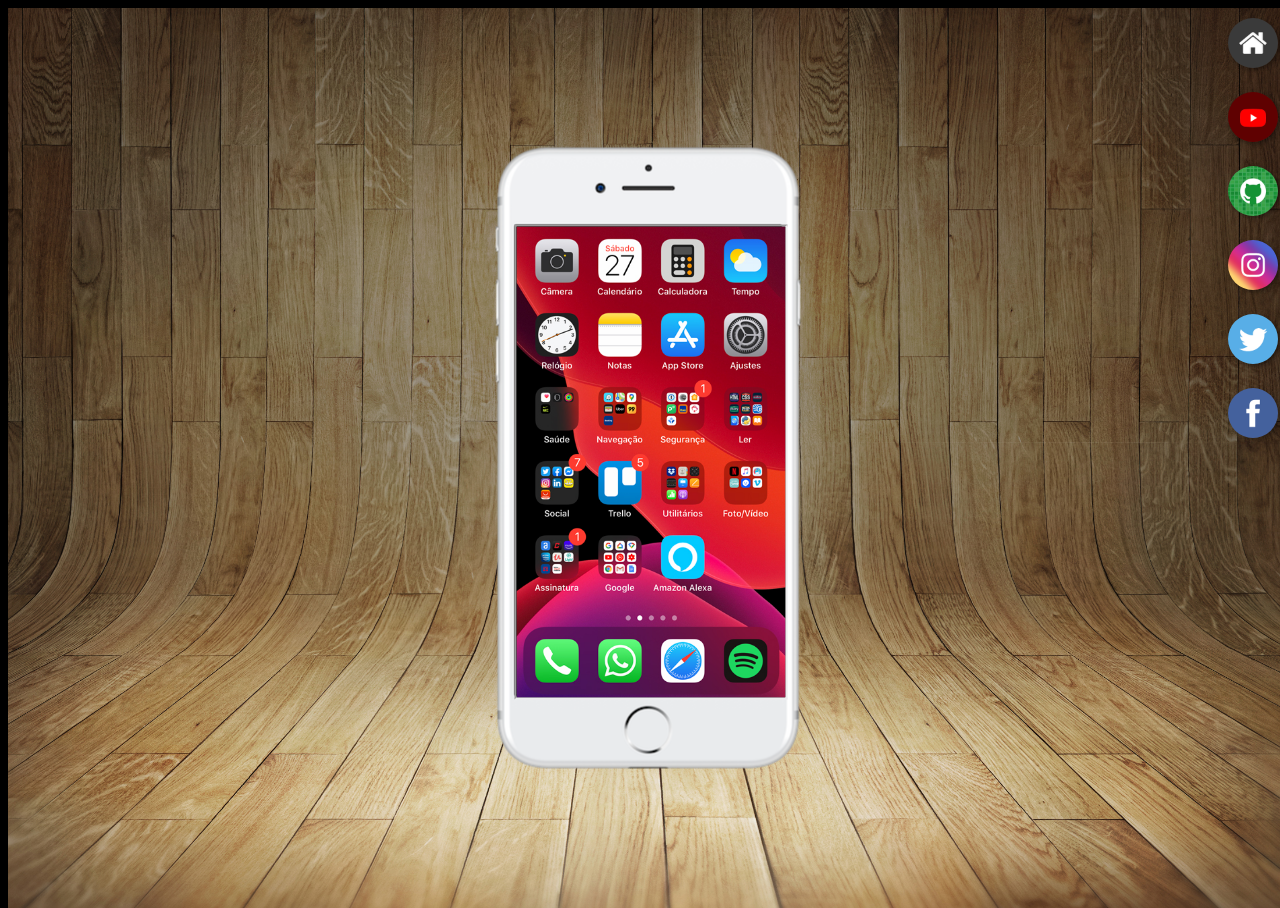
<file: index.html>
<!DOCTYPE html>
<html lang="pt-br">
<head>
    <meta charset="UTF-8">
    <meta name="viewport" content="width=device-width, initial-scale=1.0">
   <link rel="shortcut icon" href="favicon.ico" type="image/x-icon">
   <link rel="stylesheet" href="estilos/style.css">
    <title>Projetos Sociais</title>
</head>
<body>
    <main>
        <section id="telefone">
            <iframe src="home.html" name="tela" id="tela">
                Seu navegador não é compatível com isso.
            </iframe>
            

        </section>
        <section id="redes-sociais">
            <a href="home.html" target="tela" > <img src="imagens/logo-home.jpg" alt="Home"></a> <br>
            <a href="youtube.html" target="tela"> <img src="imagens/logo-youtube.jpg" alt="YouTube"></a> <br>
            <a href="github.html" target="tela"> <img src="imagens/logo-github.jpg" alt="Github"></a> <br>
            <a href="instagram.html" target="tela"> <img src="imagens/logo-instagram.jpg" alt="Instagram"></a> <br>
            <a href="twitter.html" target="tela"> <img src="imagens/logo-twitter.jpg" alt="Twitter"></a> <br>
            <a href="facebook.html" target="tela"> <img src="imagens/logo-facebook.jpg" alt="Faceboook"></a>

        </section>
    </main>
    
</body>
</html>
</file>
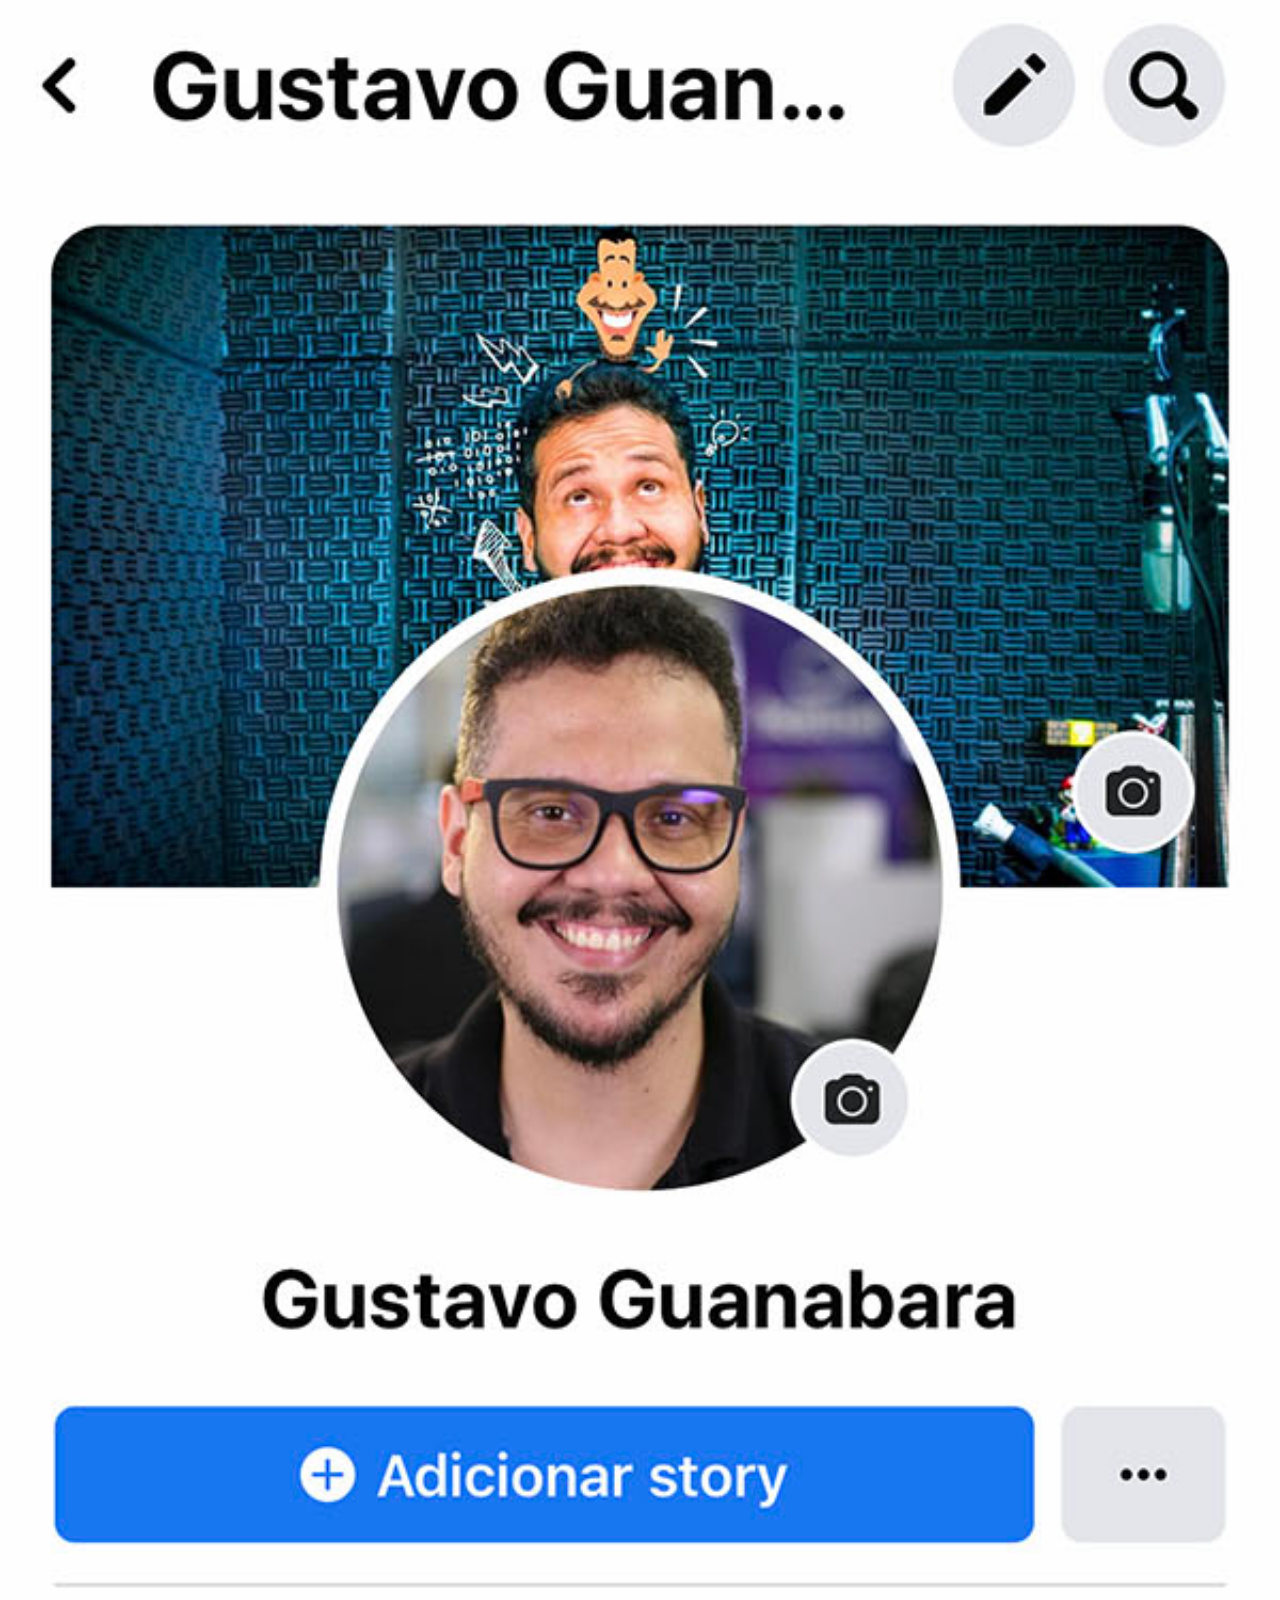
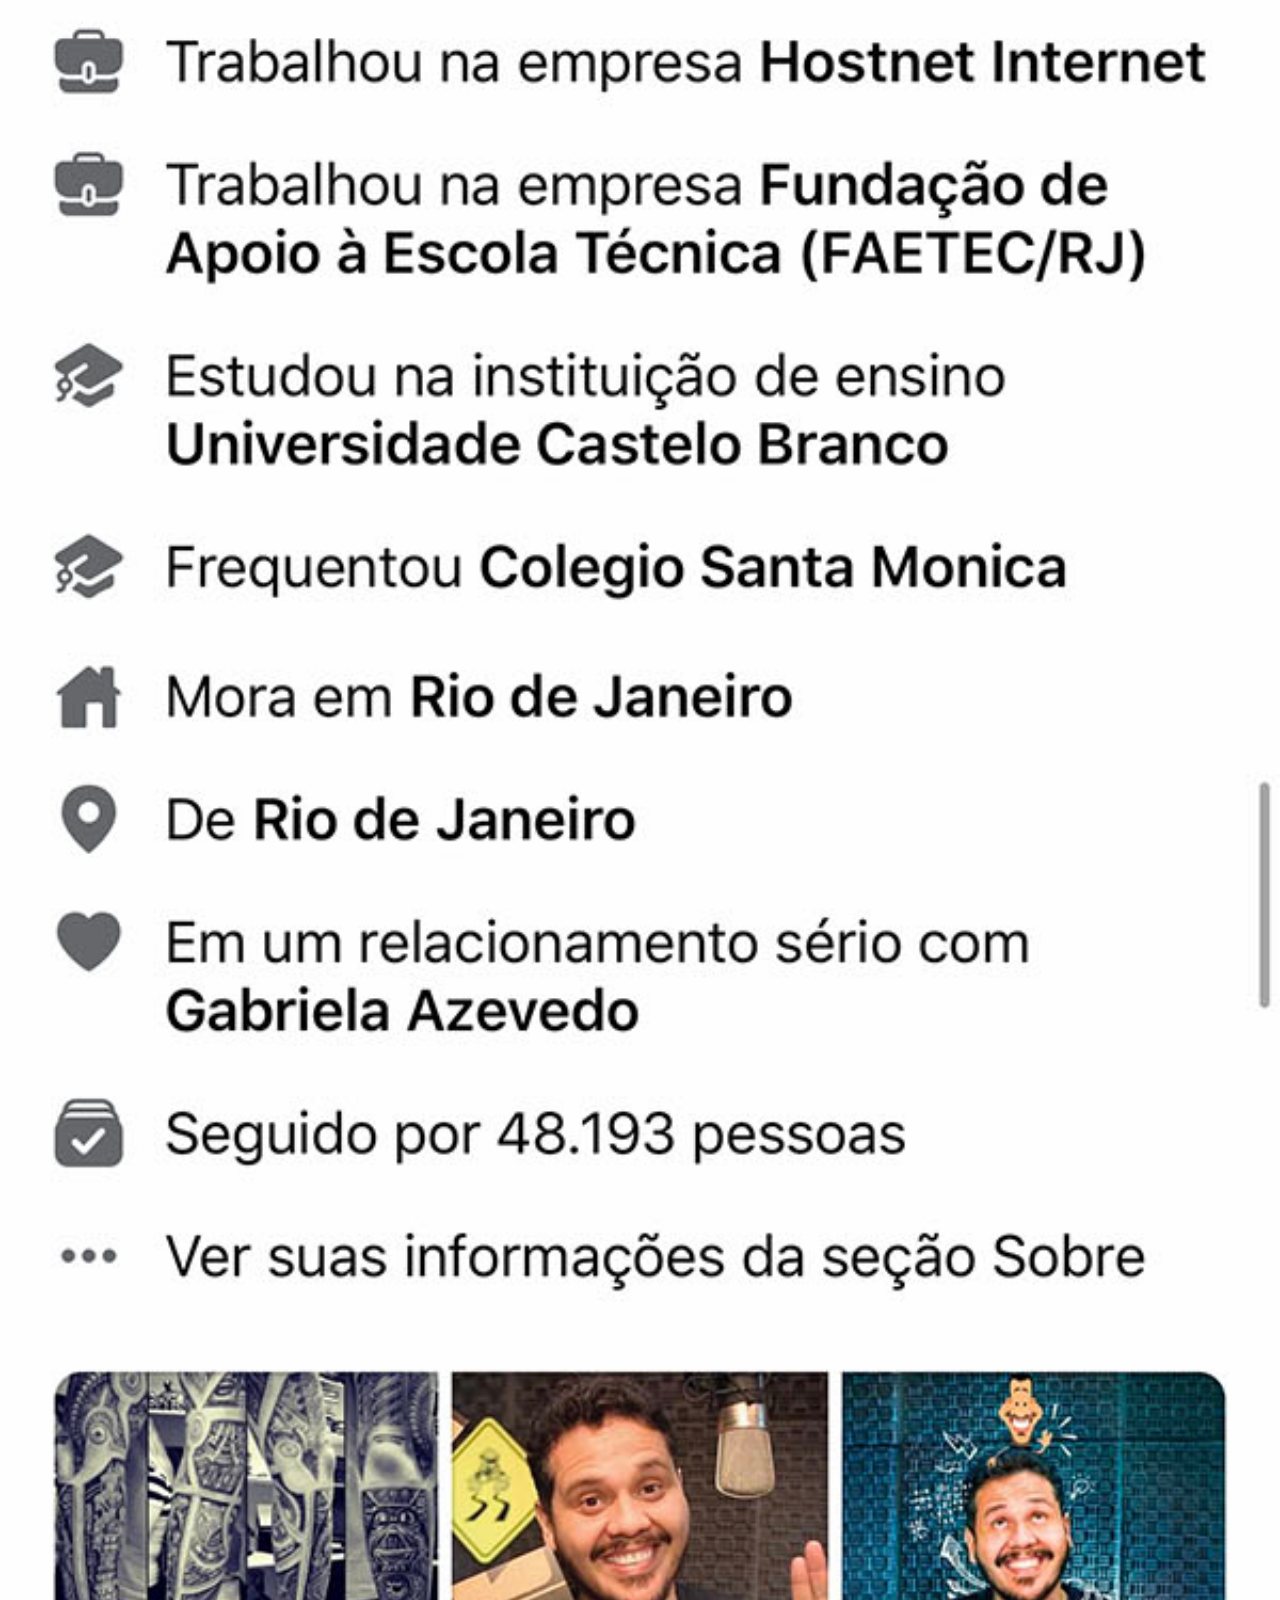
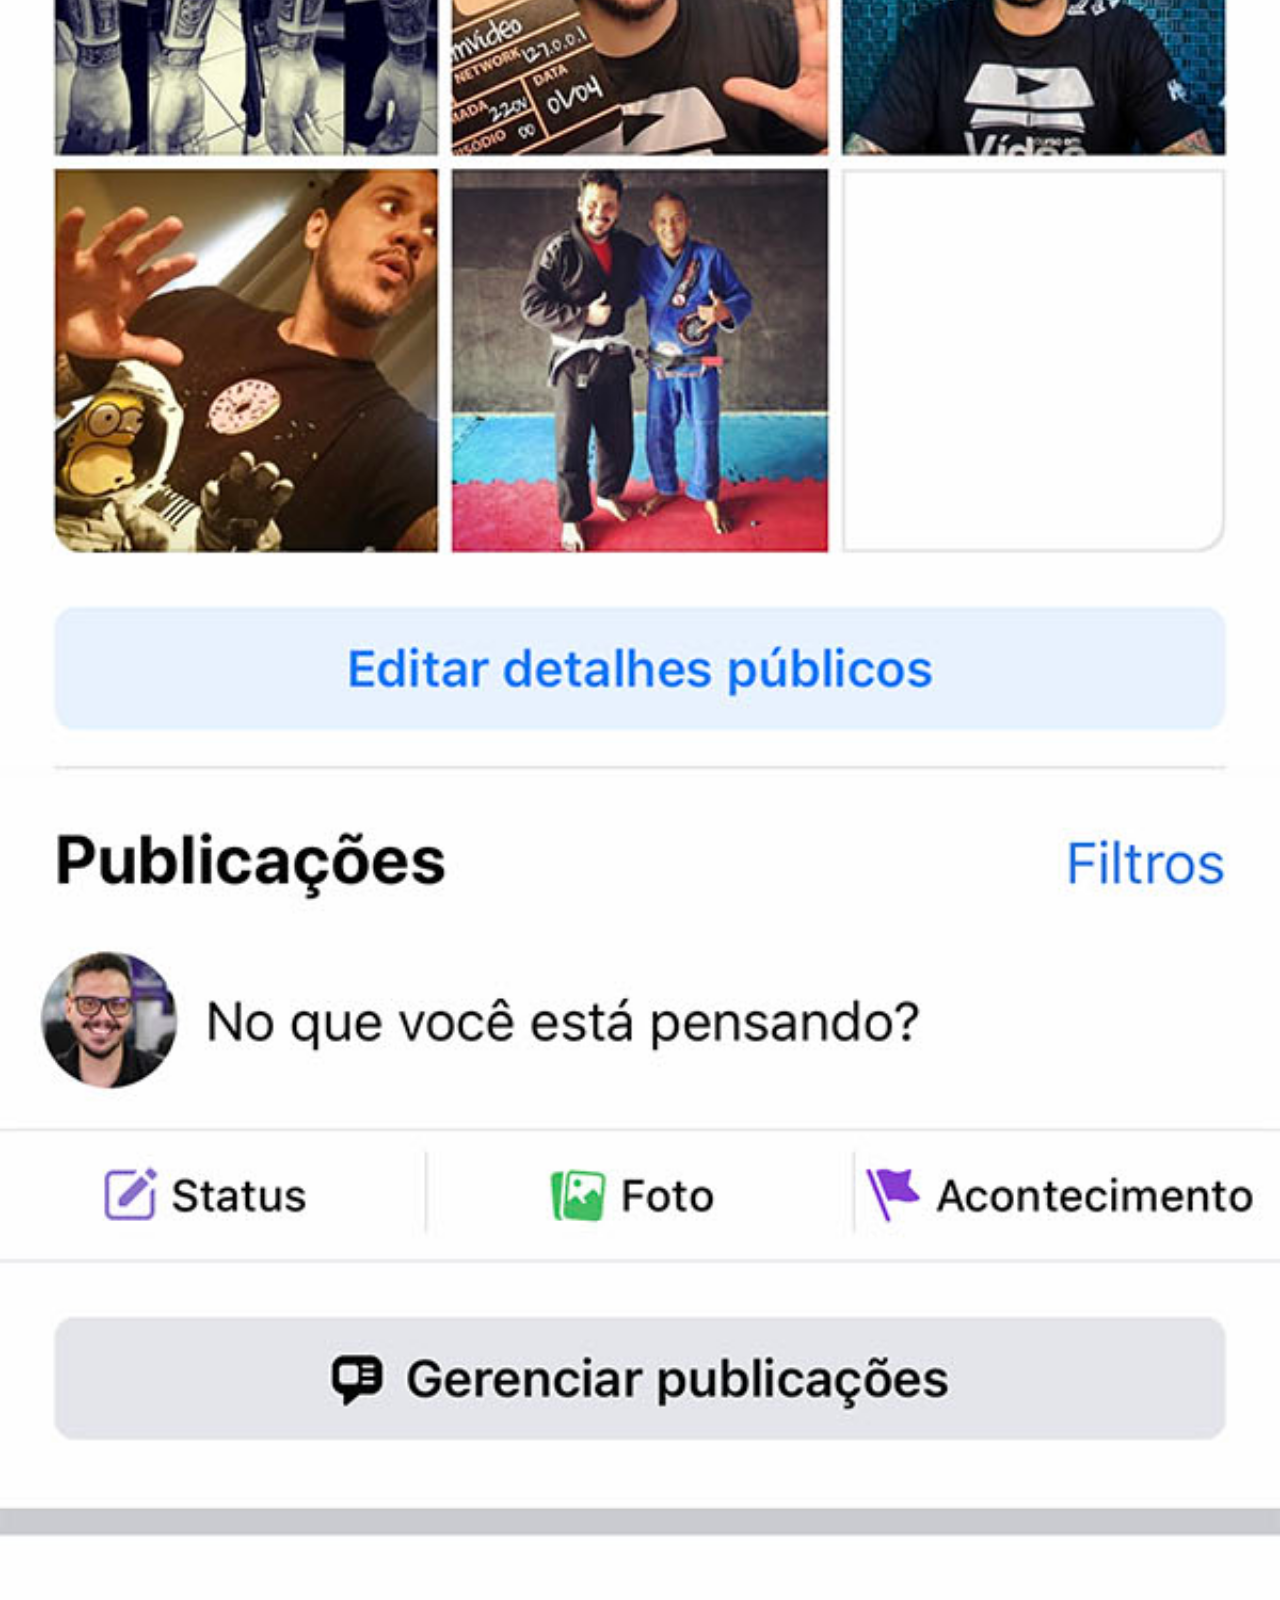
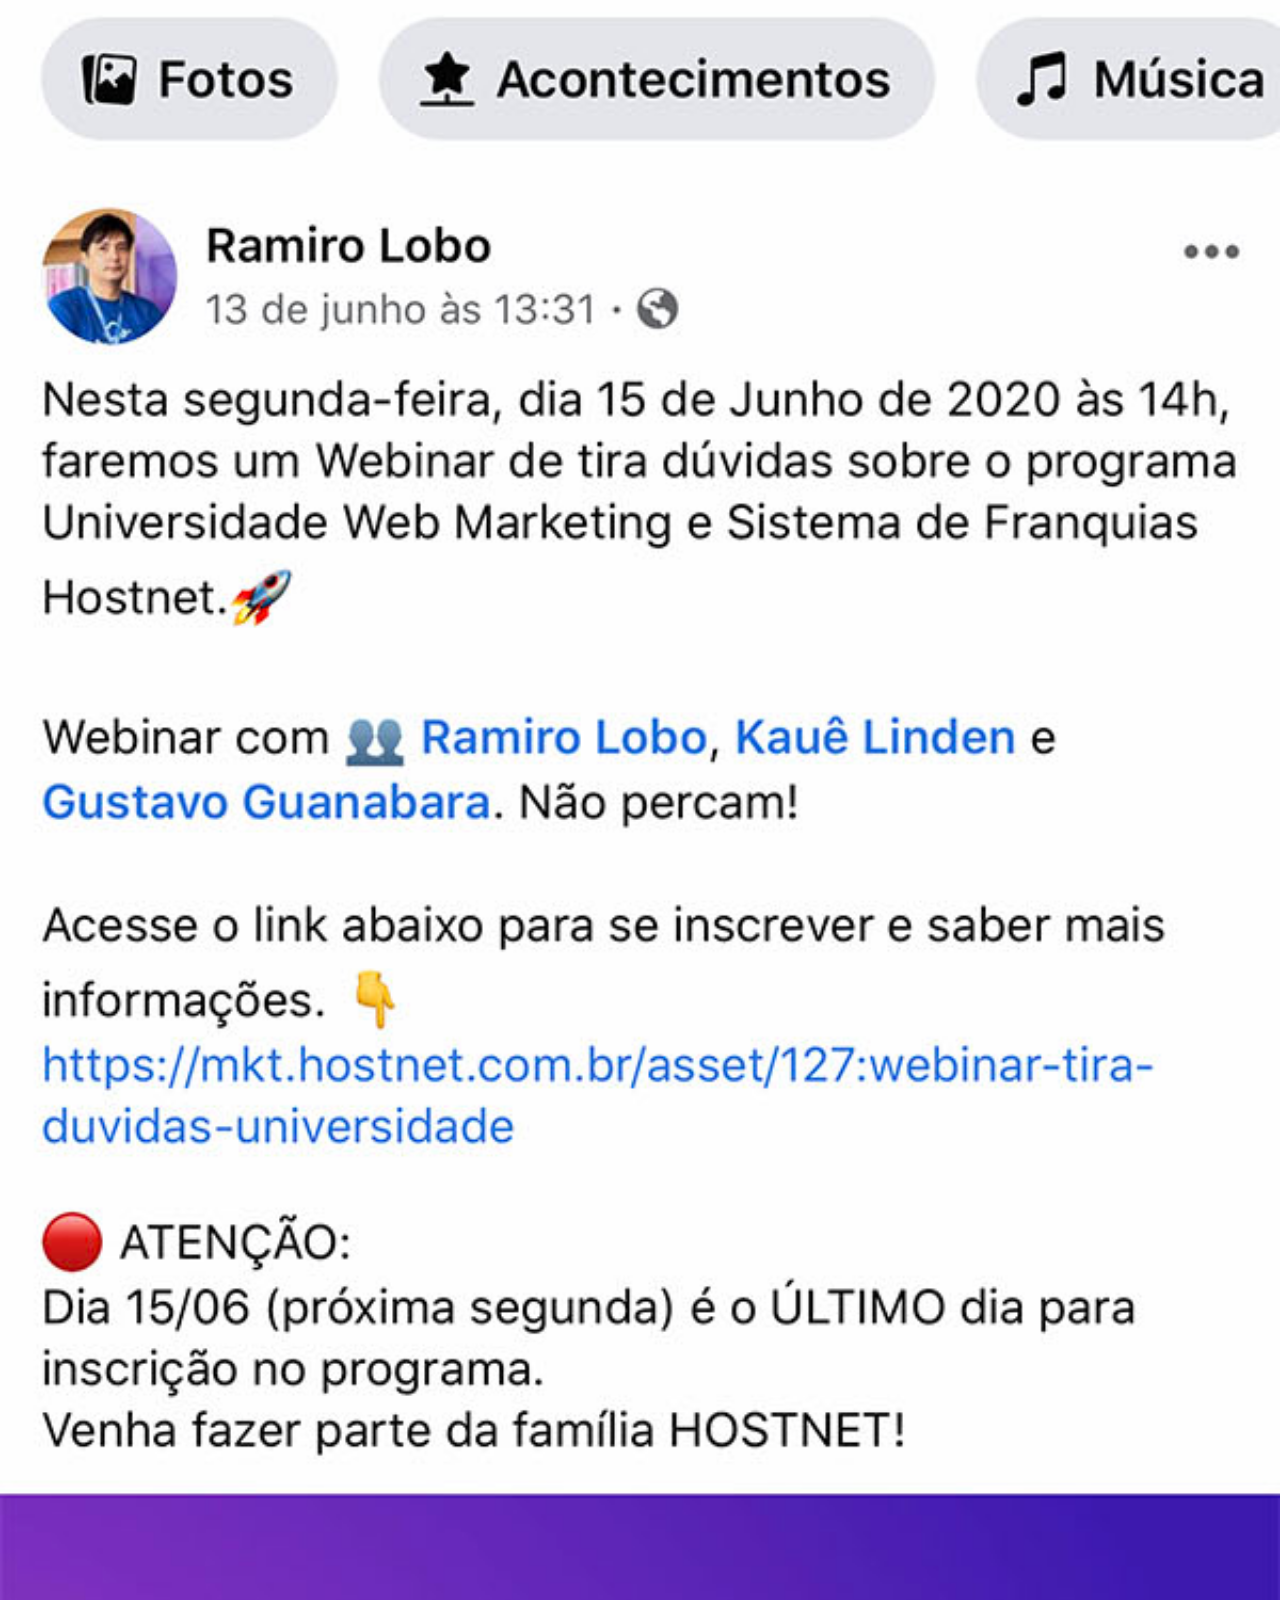
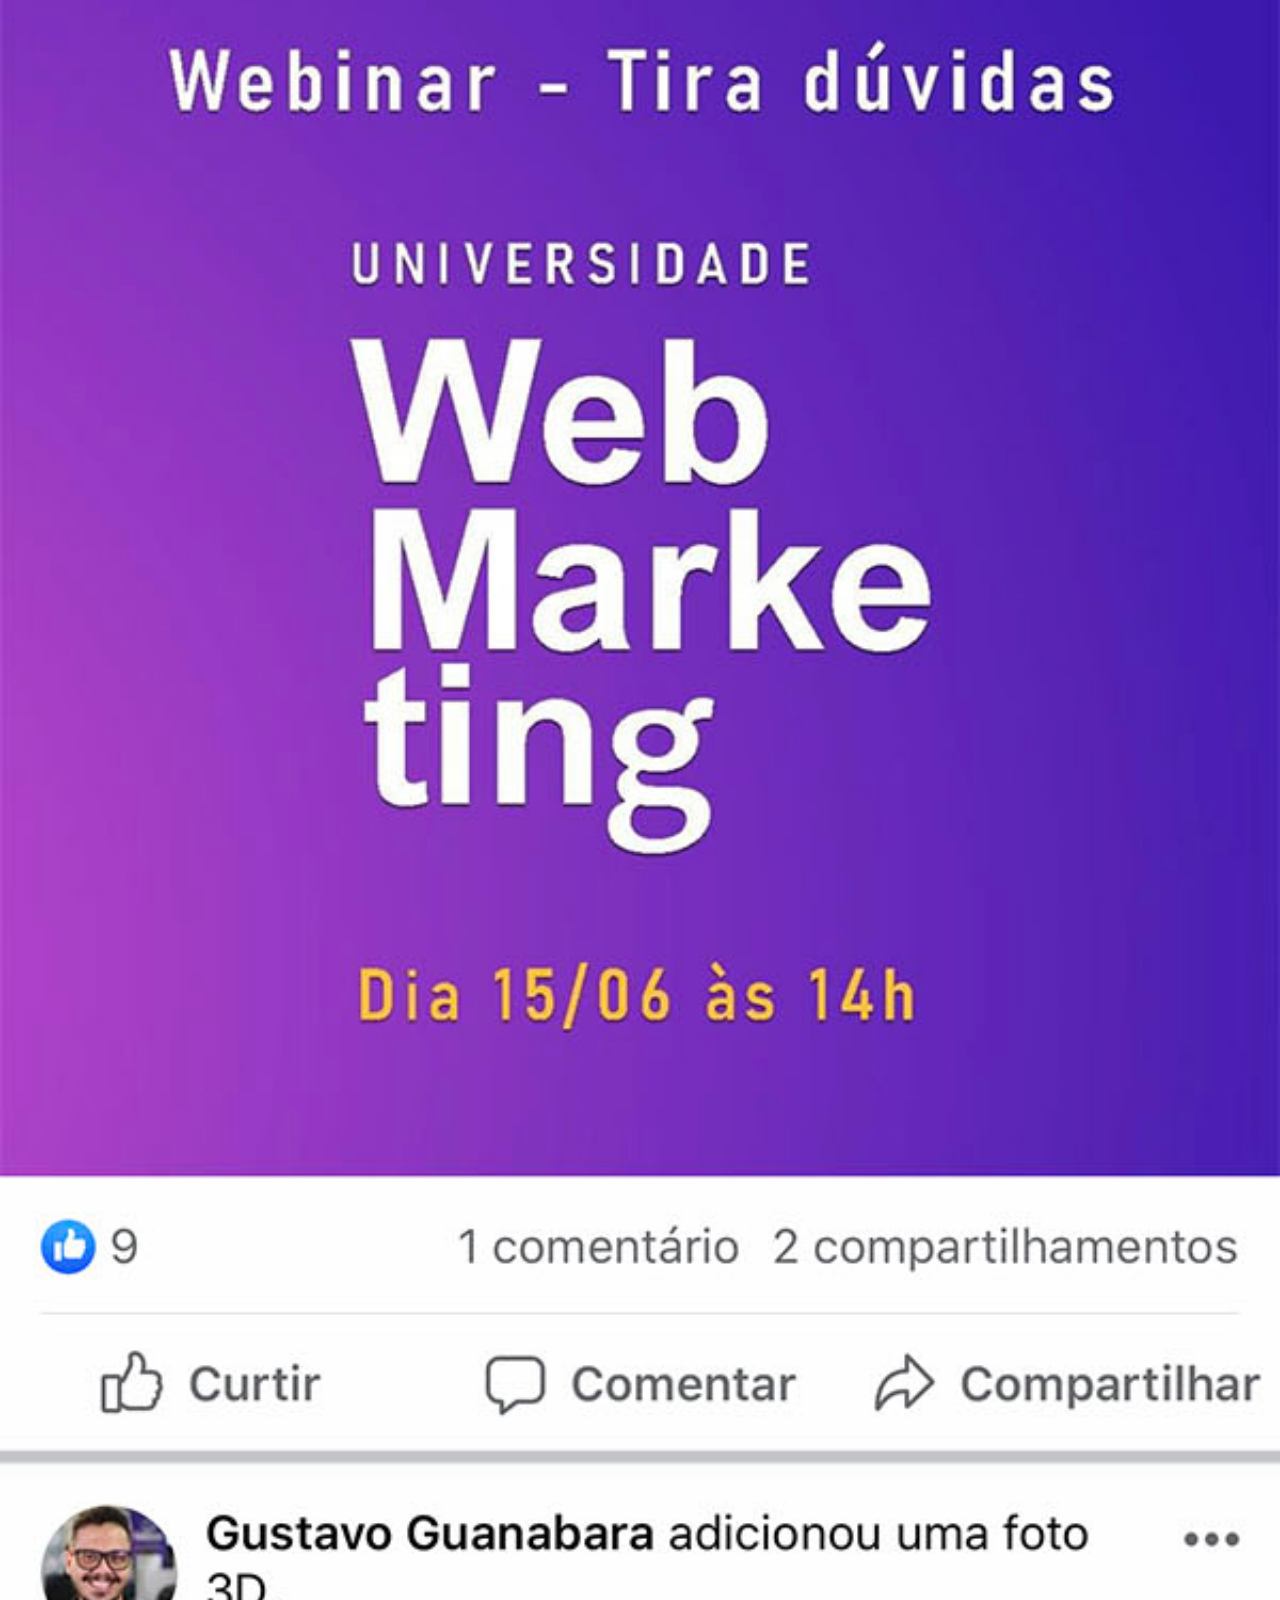
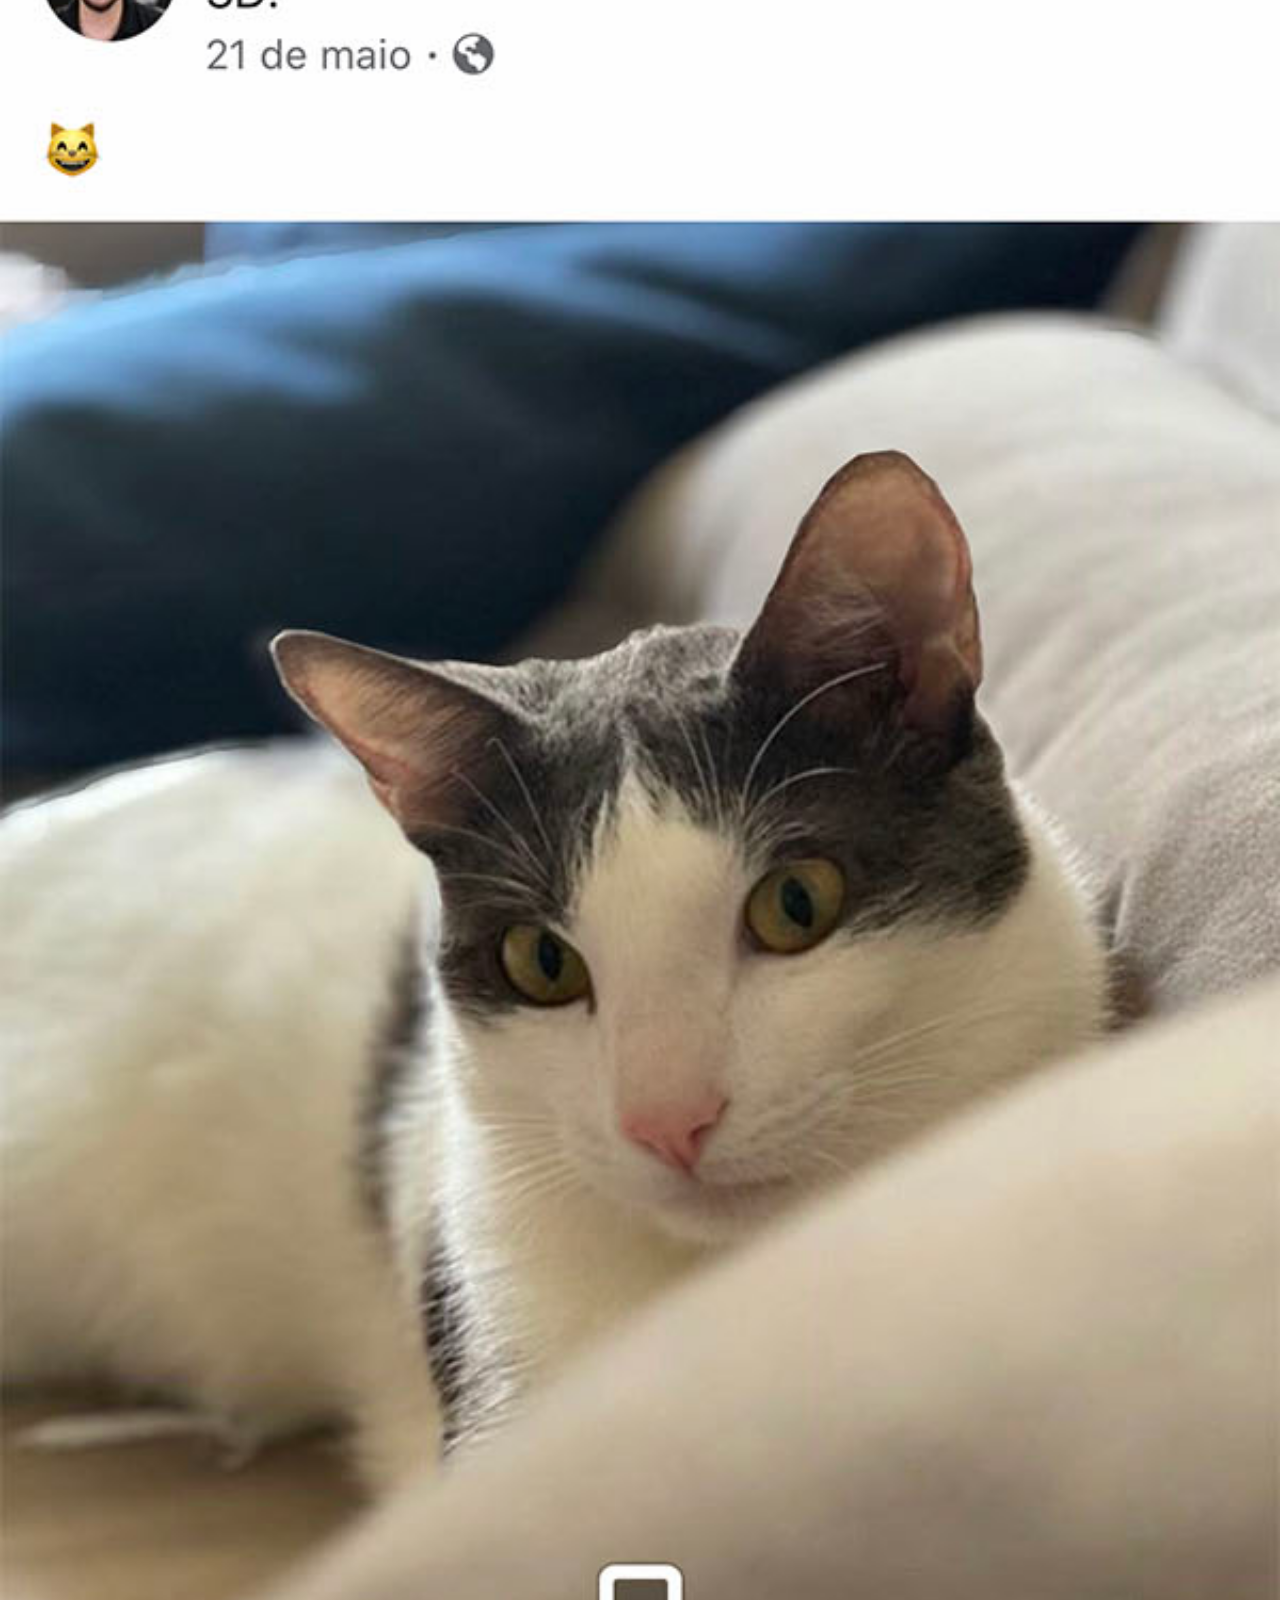
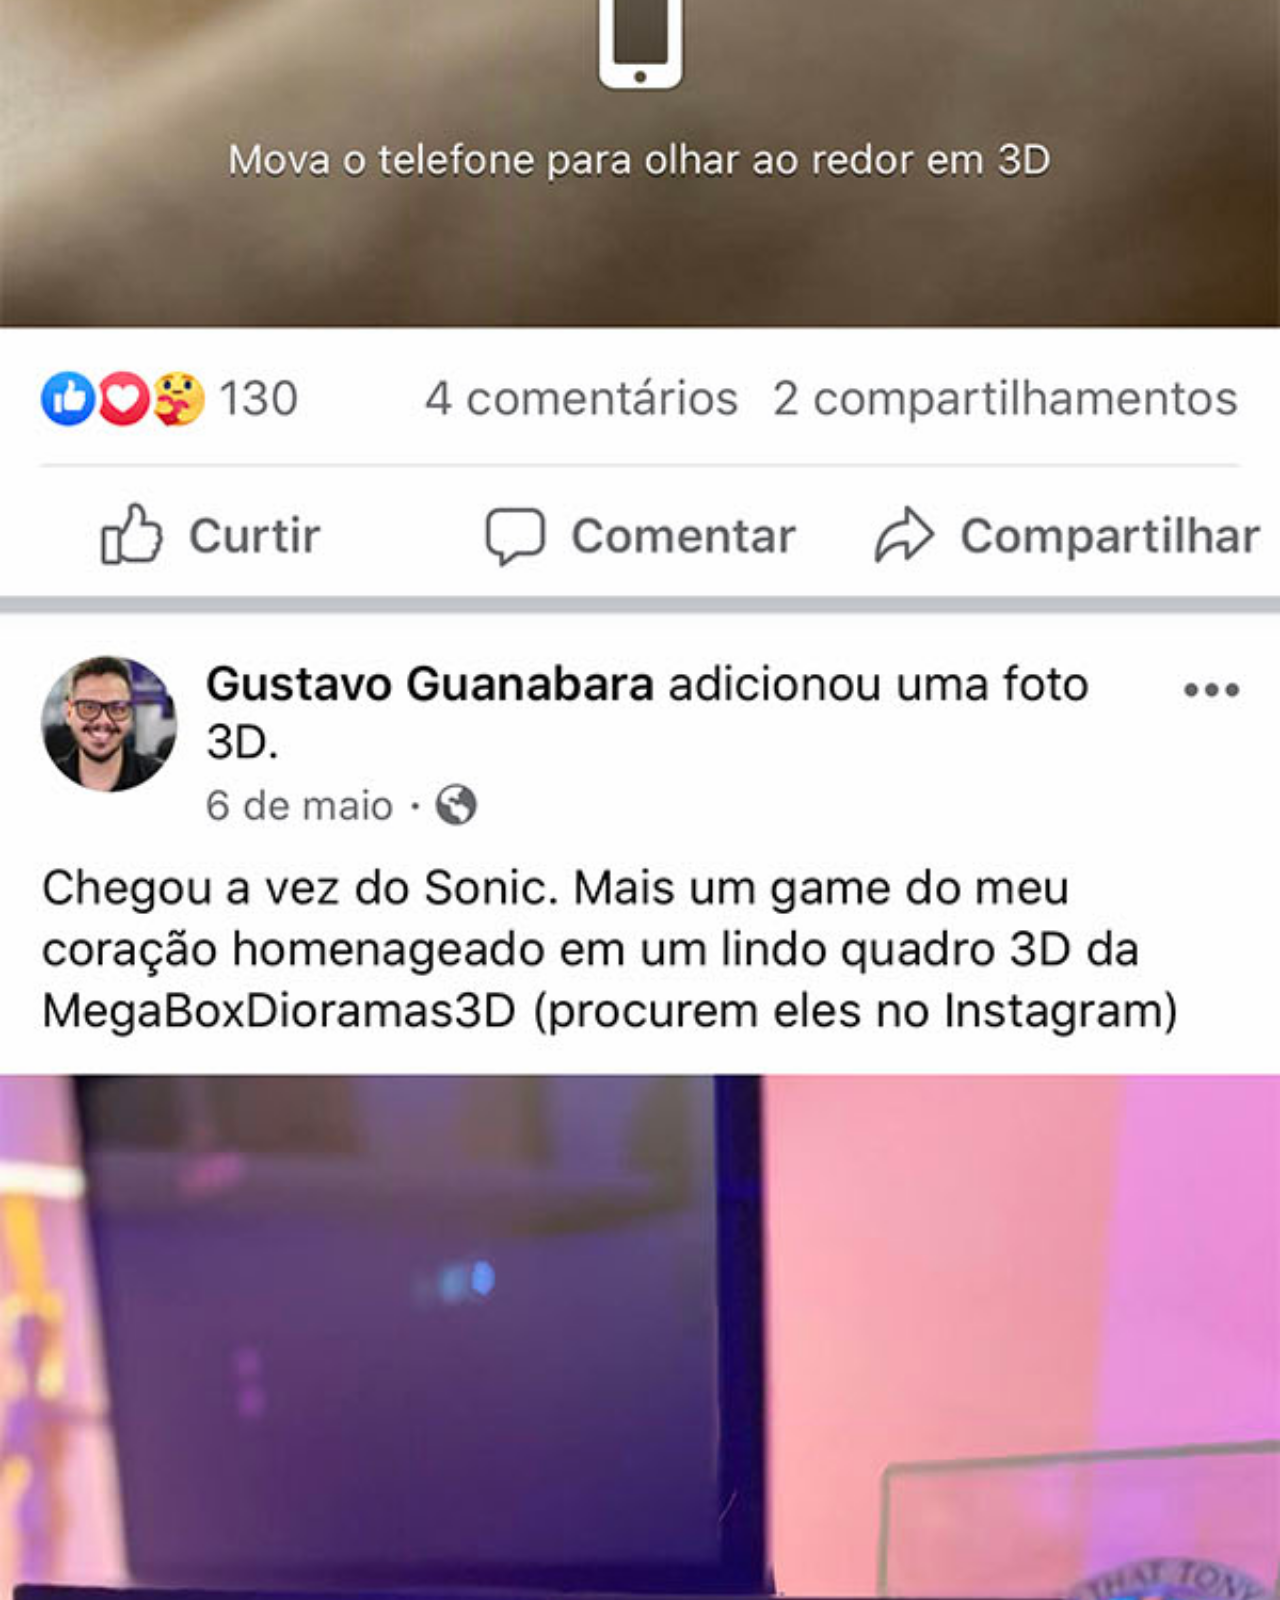
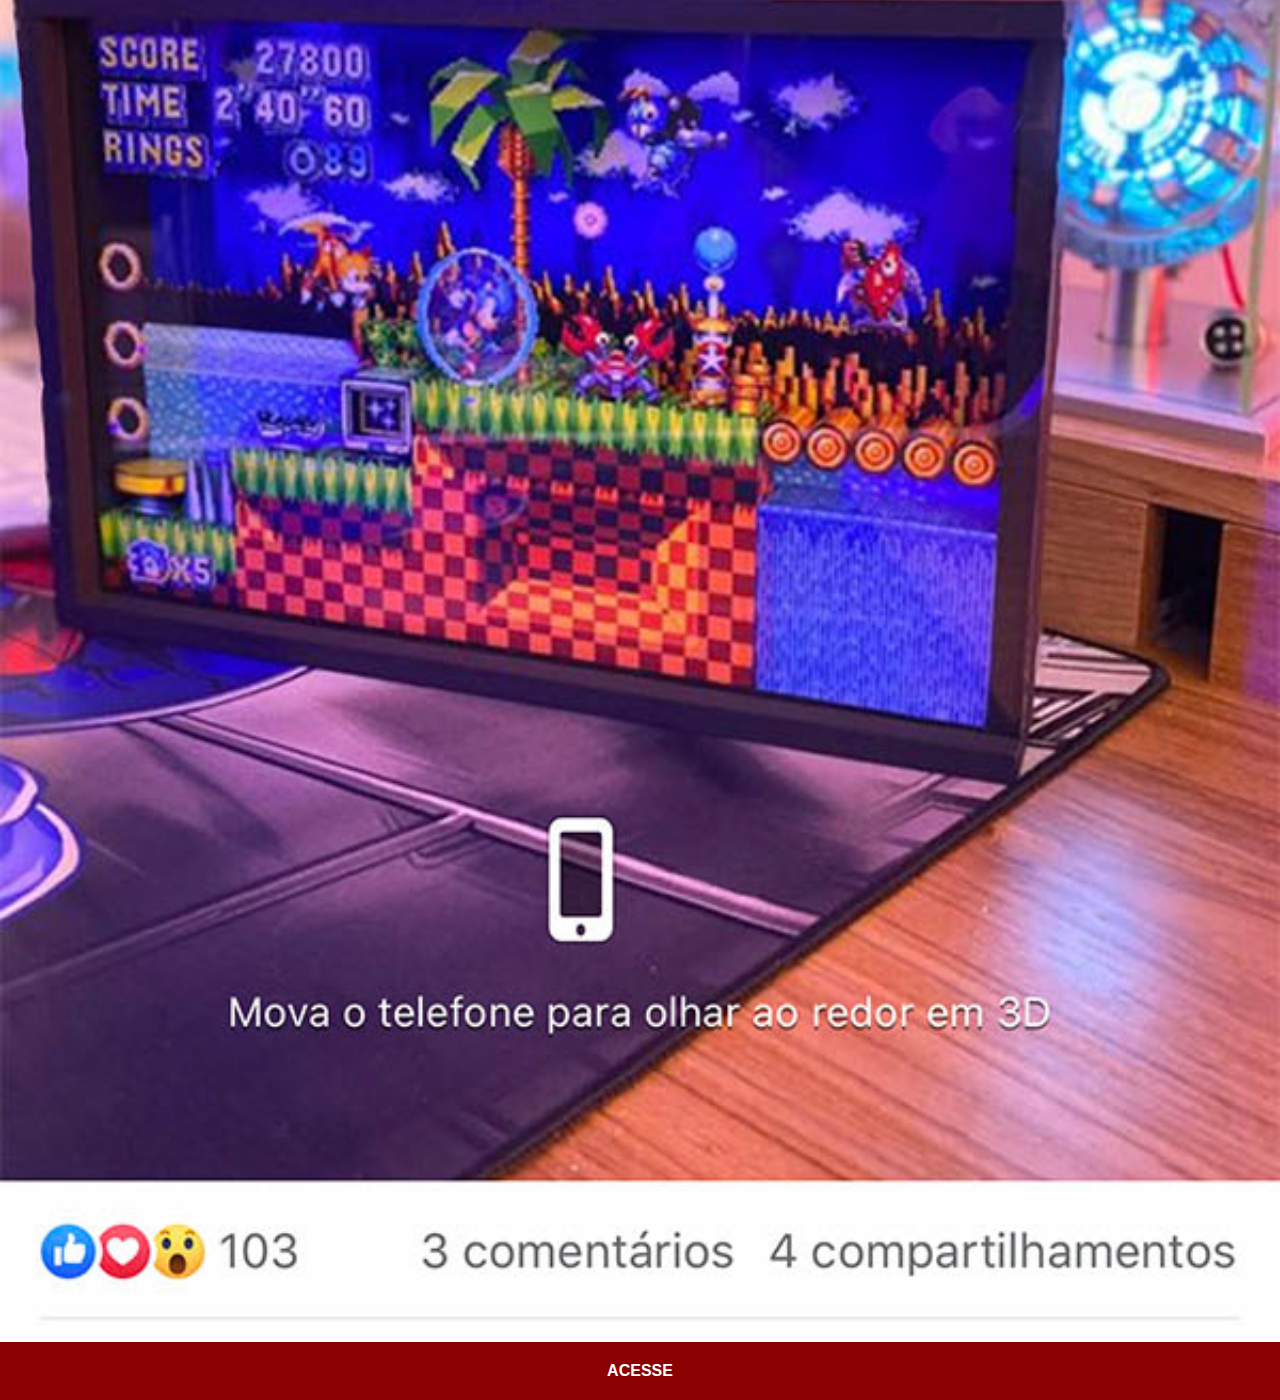
<file: facebook.html>
<!DOCTYPE html>
<html lang="pt-br">
<head>
    <meta charset="UTF-8">
    <meta name="viewport" content="width=device-width, initial-scale=1.0">
    <title>Facebook</title>
    <link rel="stylesheet" href="estilos/social.css">
</head>
<body>
    <img src="imagens/tela-facebook.jpg" alt="Facebook">
    <a href="https://www.facebook.com/gustavoguanabara/" target="_blank">ACESSE</a>
</body>
</html>
</file>
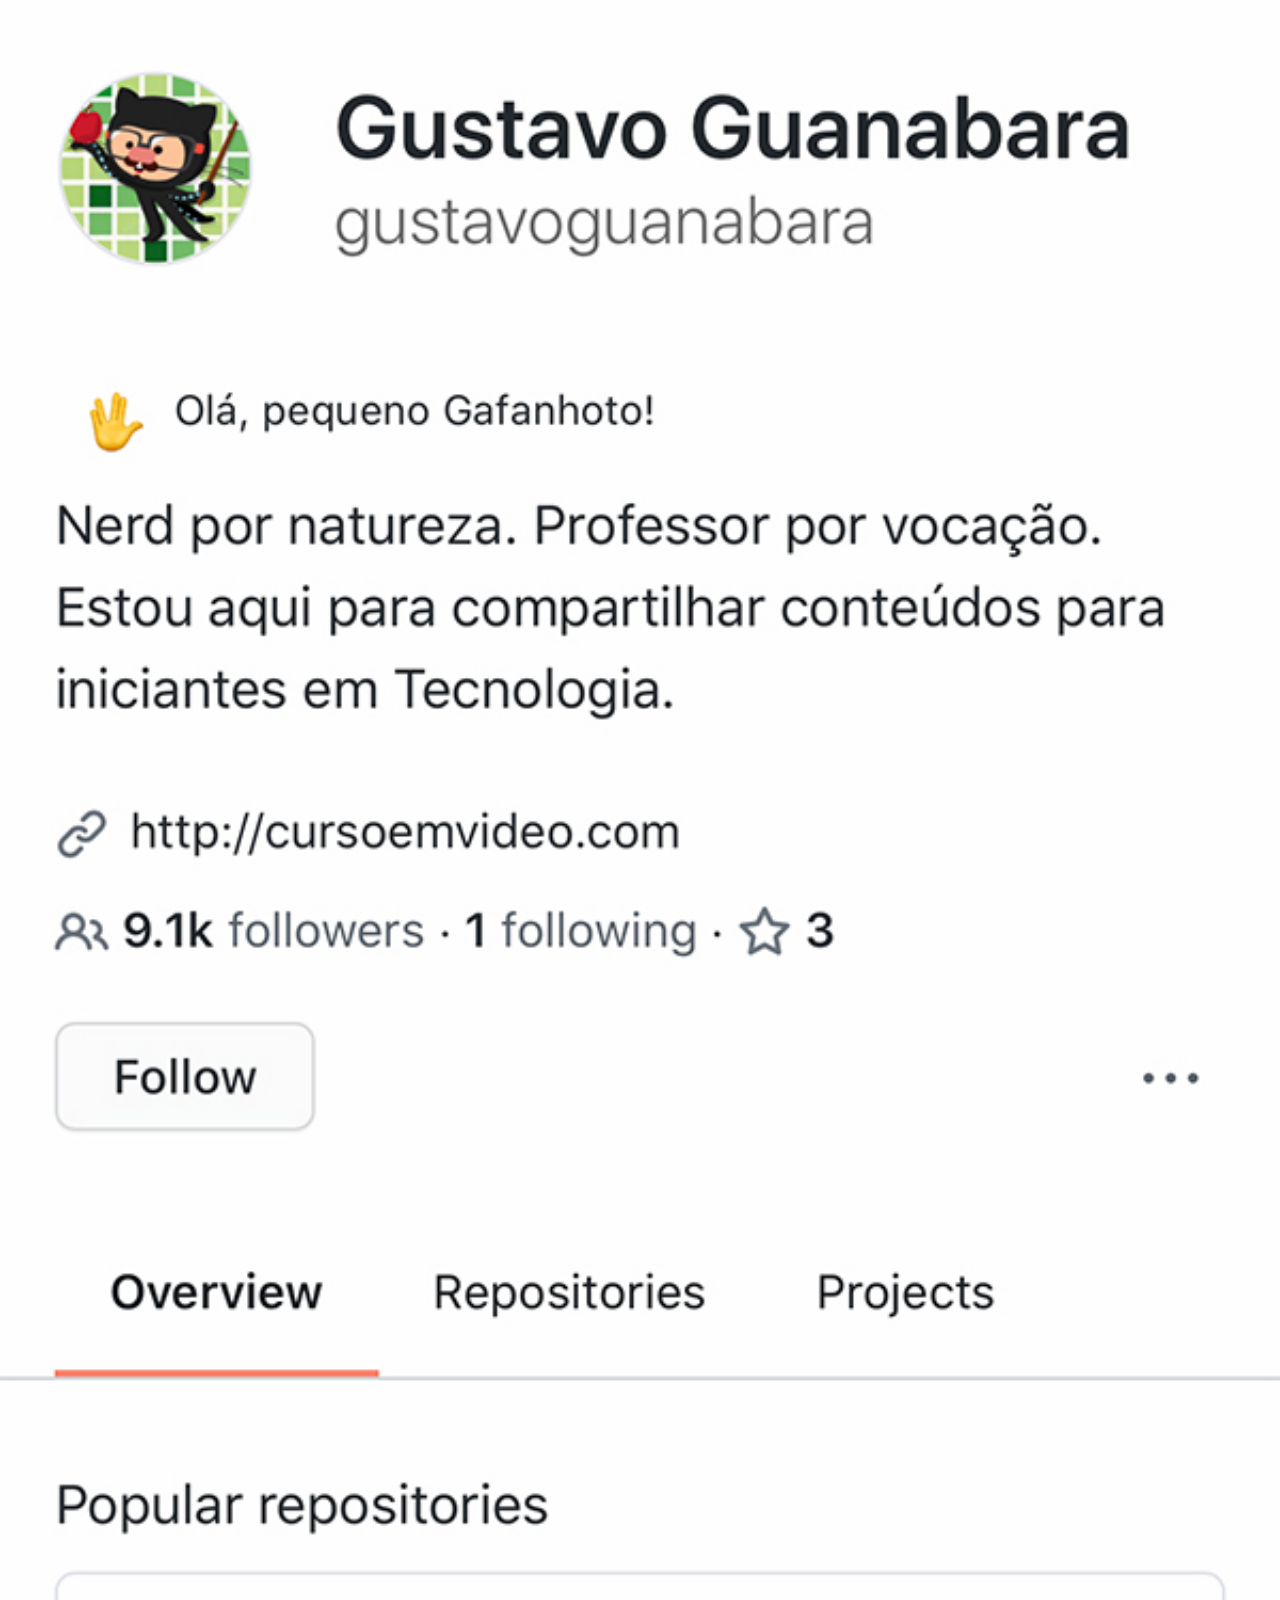
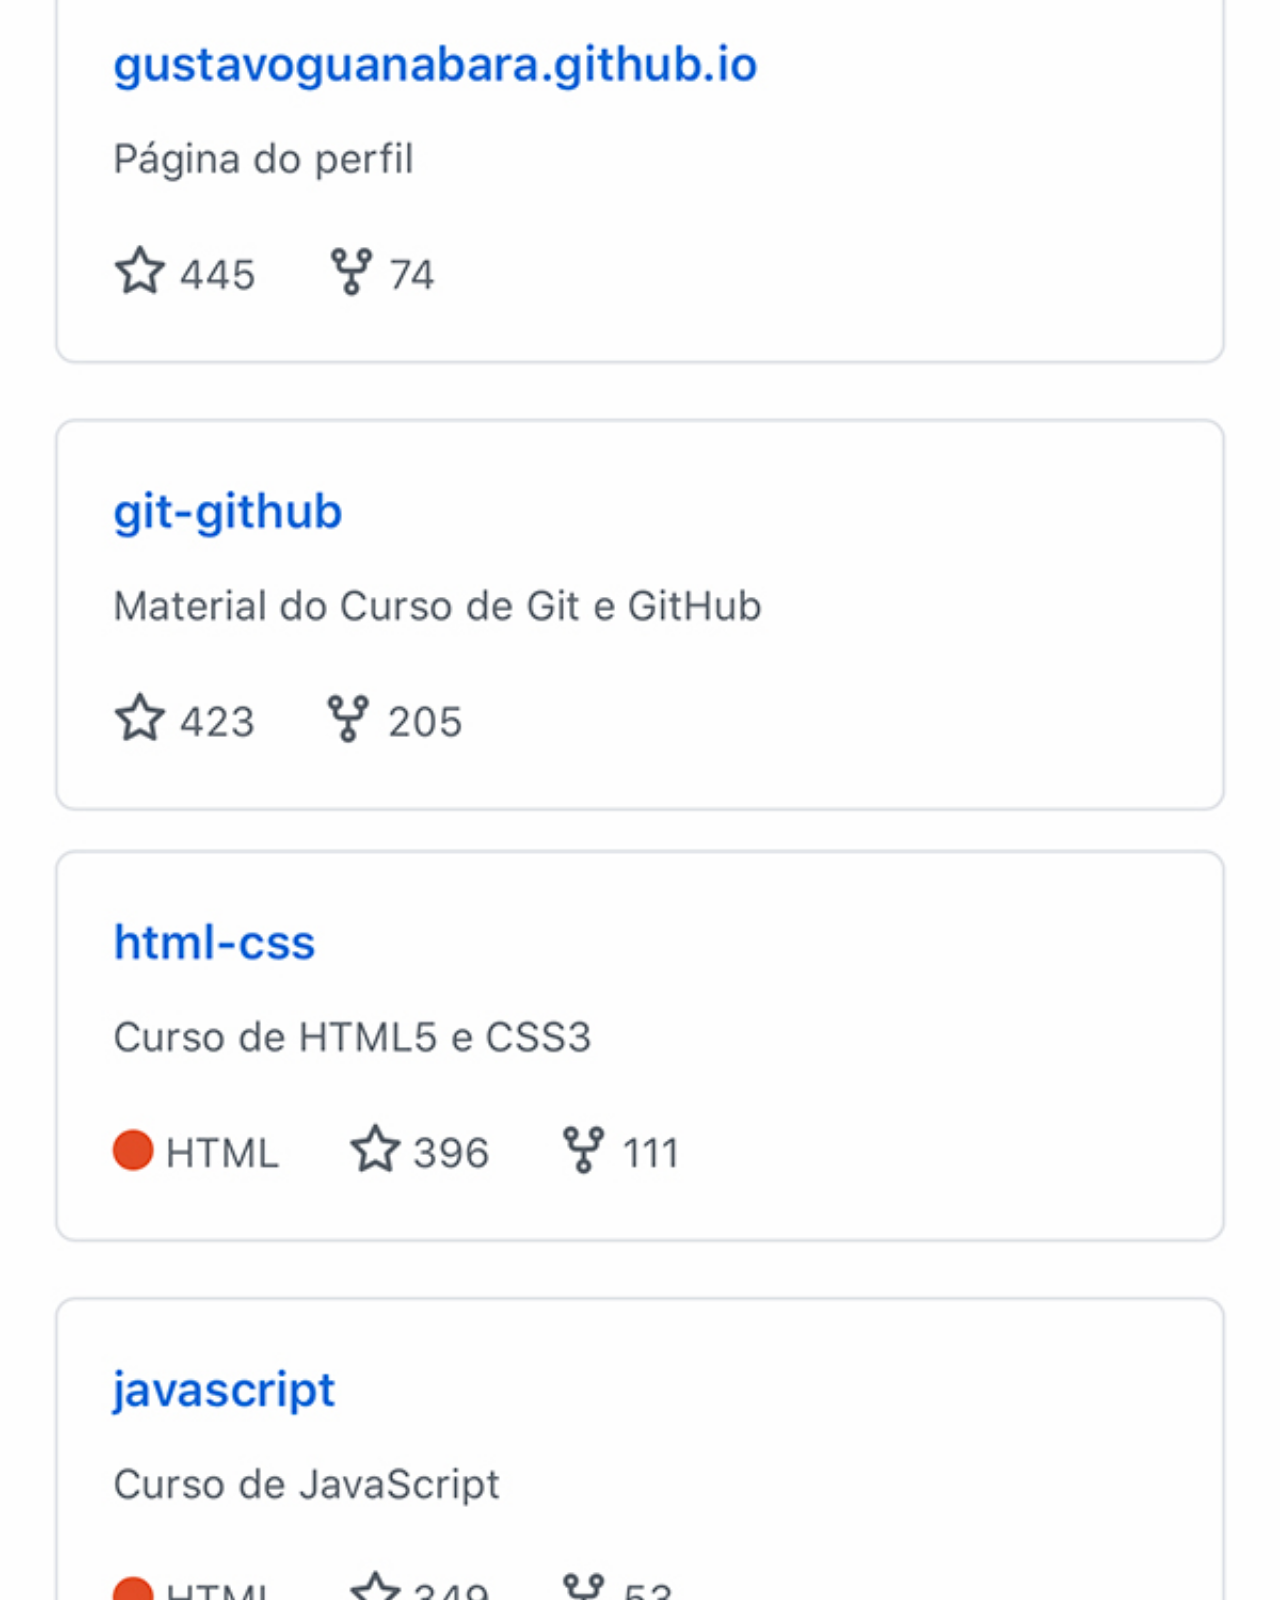
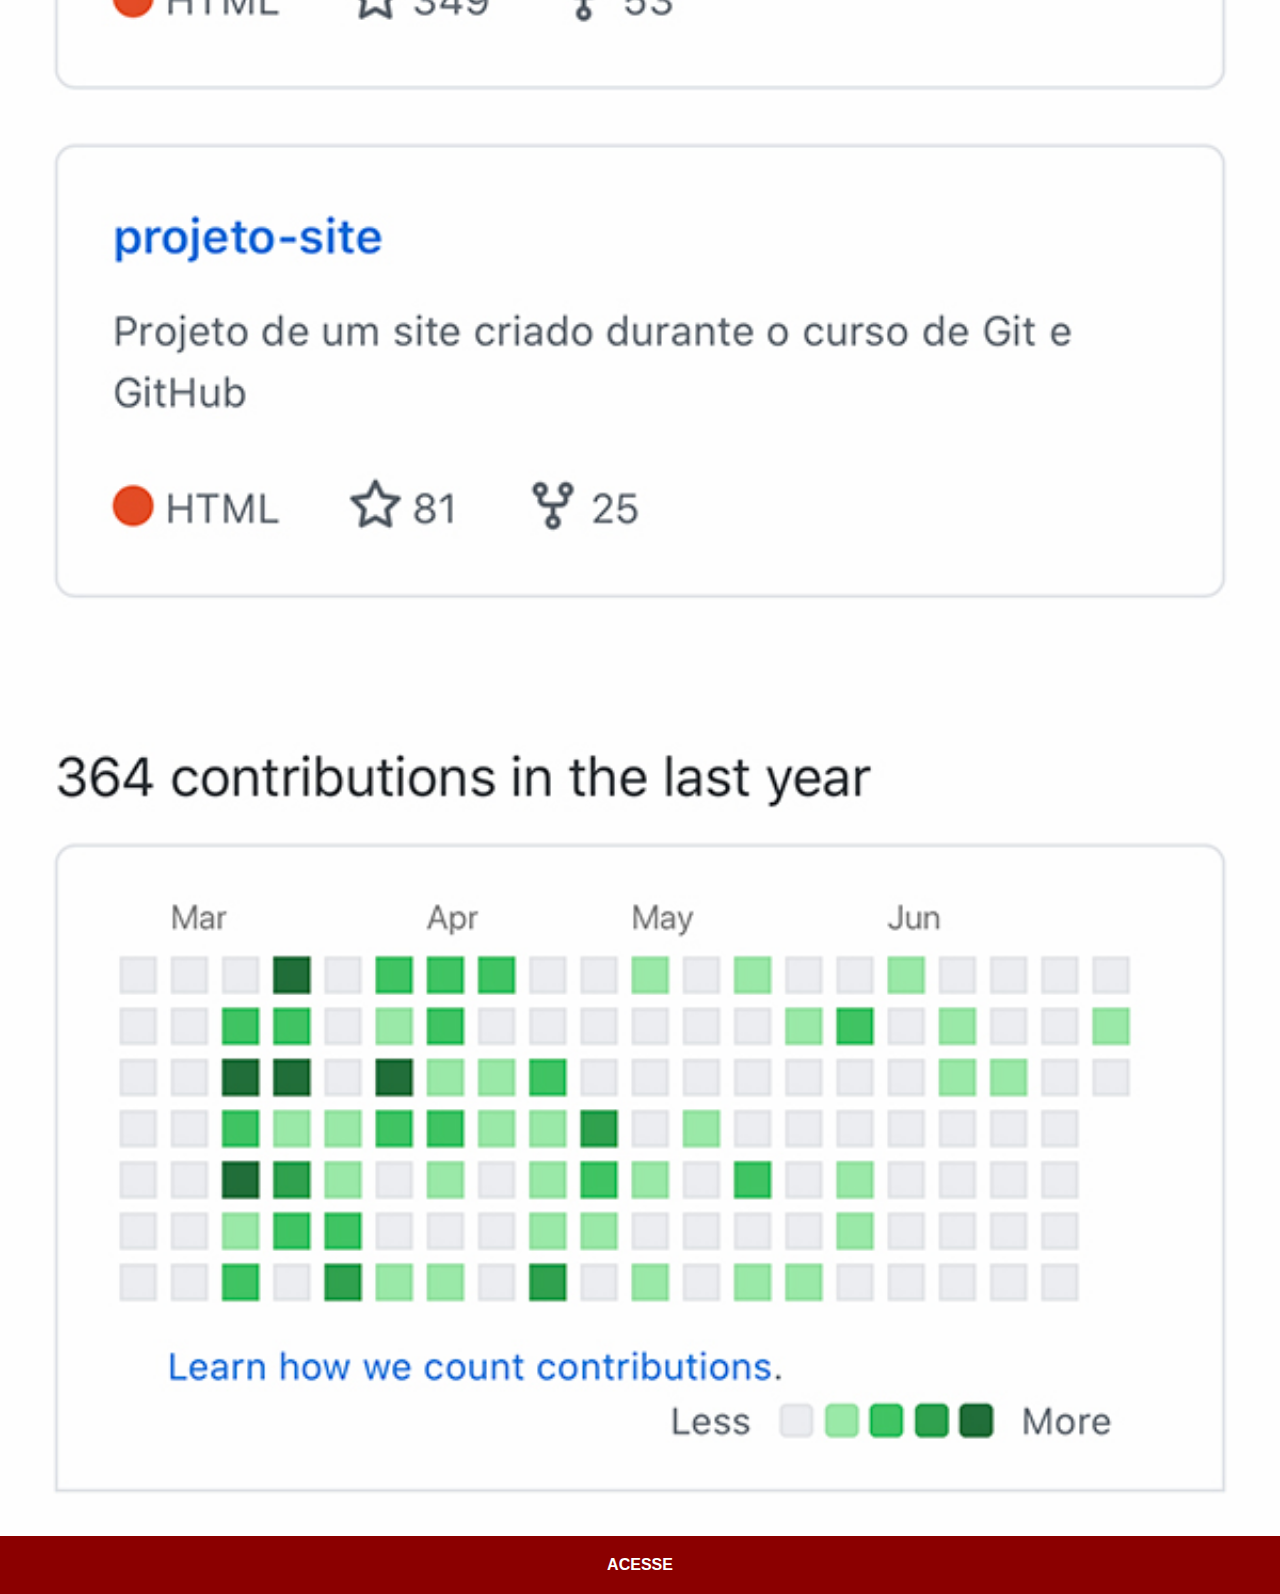
<file: github.html>
<!DOCTYPE html>
<html lang="pt-br">
<head>
    <meta charset="UTF-8">
    <meta name="viewport" content="width=device-width, initial-scale=1.0">
    <title>Github</title>
    <link rel="stylesheet" href="estilos/social.css">
</head>
<body>
    <img src="imagens/tela-github.jpg" alt="Github">
    <a href="https://github.com/gustavoguanabara" target="_blank">ACESSE</a>
</body>
</html>
</file>
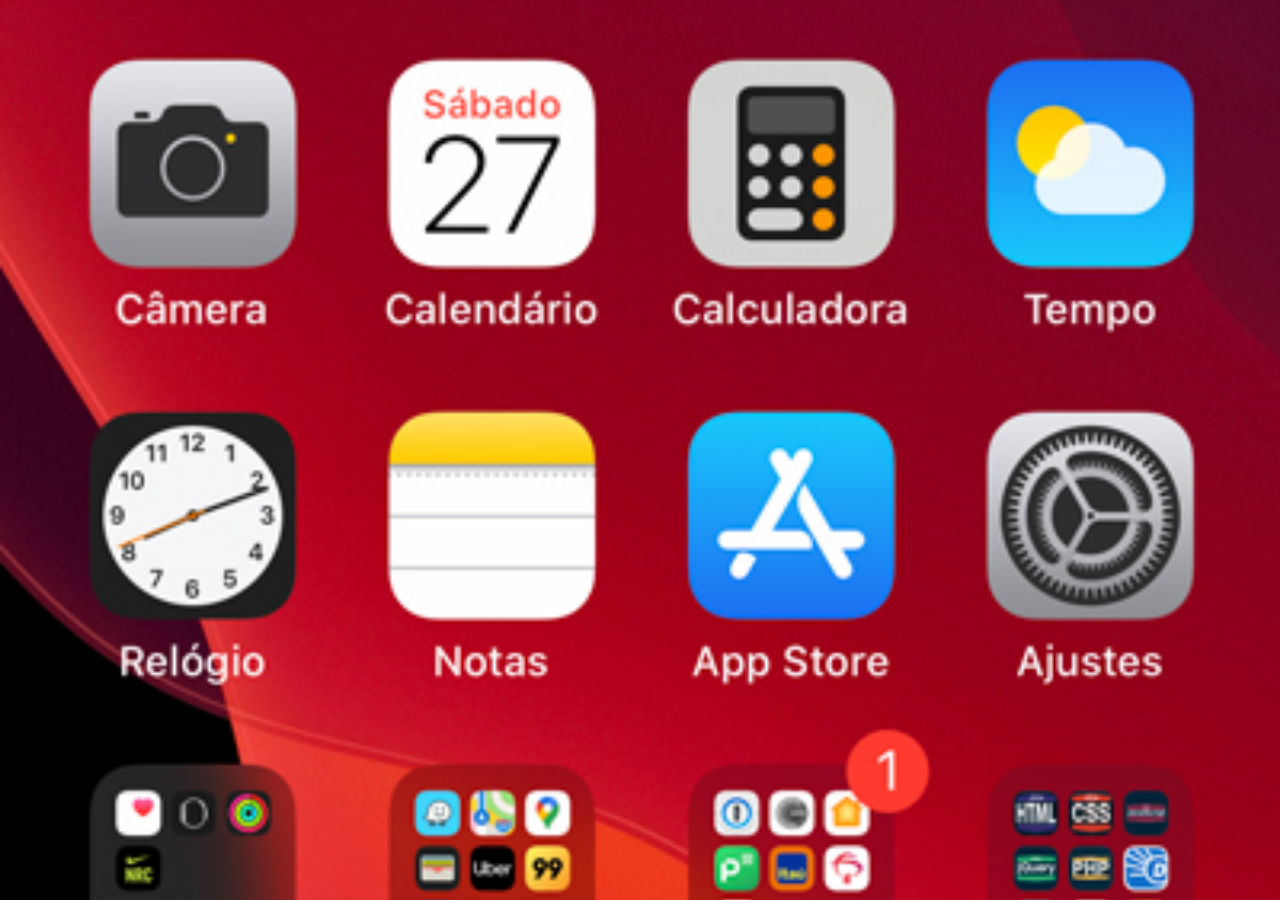
<file: home.html>
<!DOCTYPE html>
<html lang="pt-br">
<head>
    <meta charset="UTF-8">
    <meta name="viewport" content="width=device-width, initial-scale=1.0">
    <title>Home</title>
</head>
<body>
    <style> 
        * {
            margin: 0px;
            padding: 0px;
        }

        body {
            width: 100vw;
            height: 100vh;
            background: black url('imagens/tela-home.jpg') no-repeat top center ;
            background-size: cover;
        }
    </style>
    
</body>
</html>
</file>
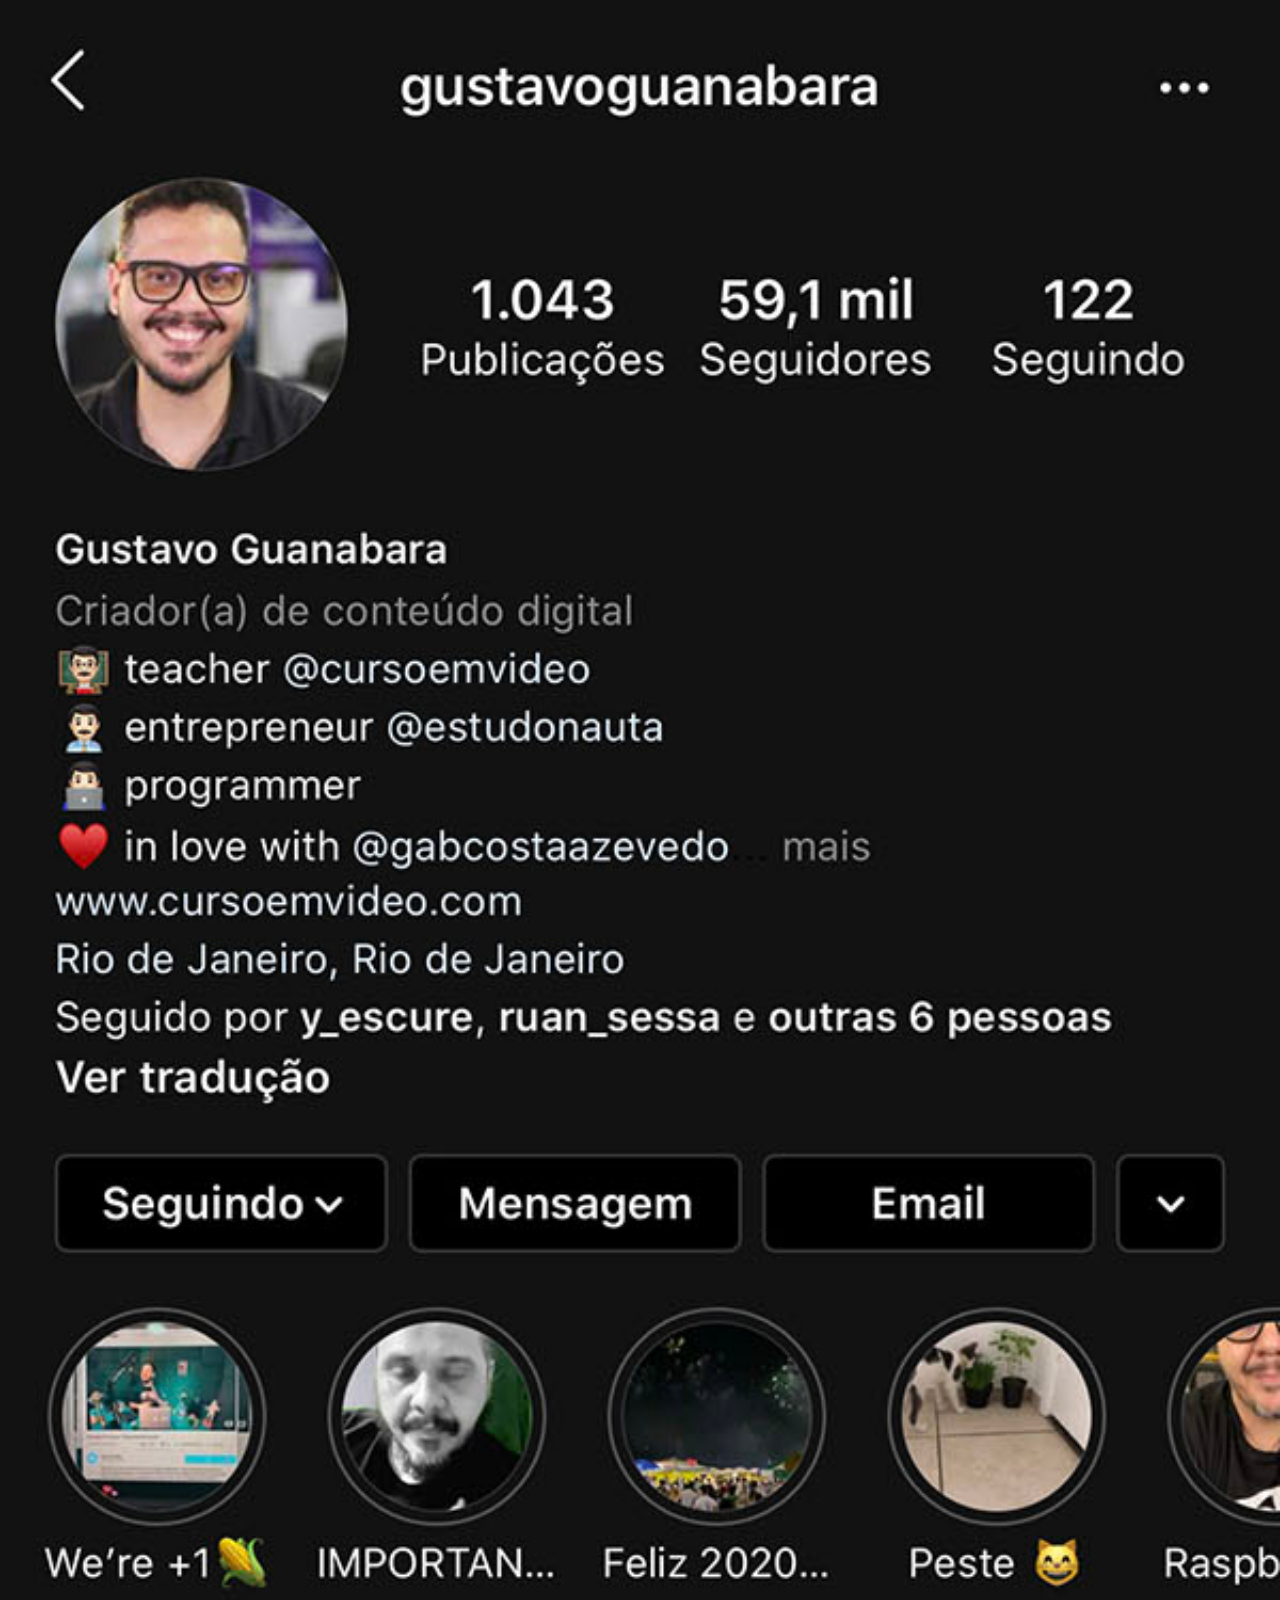
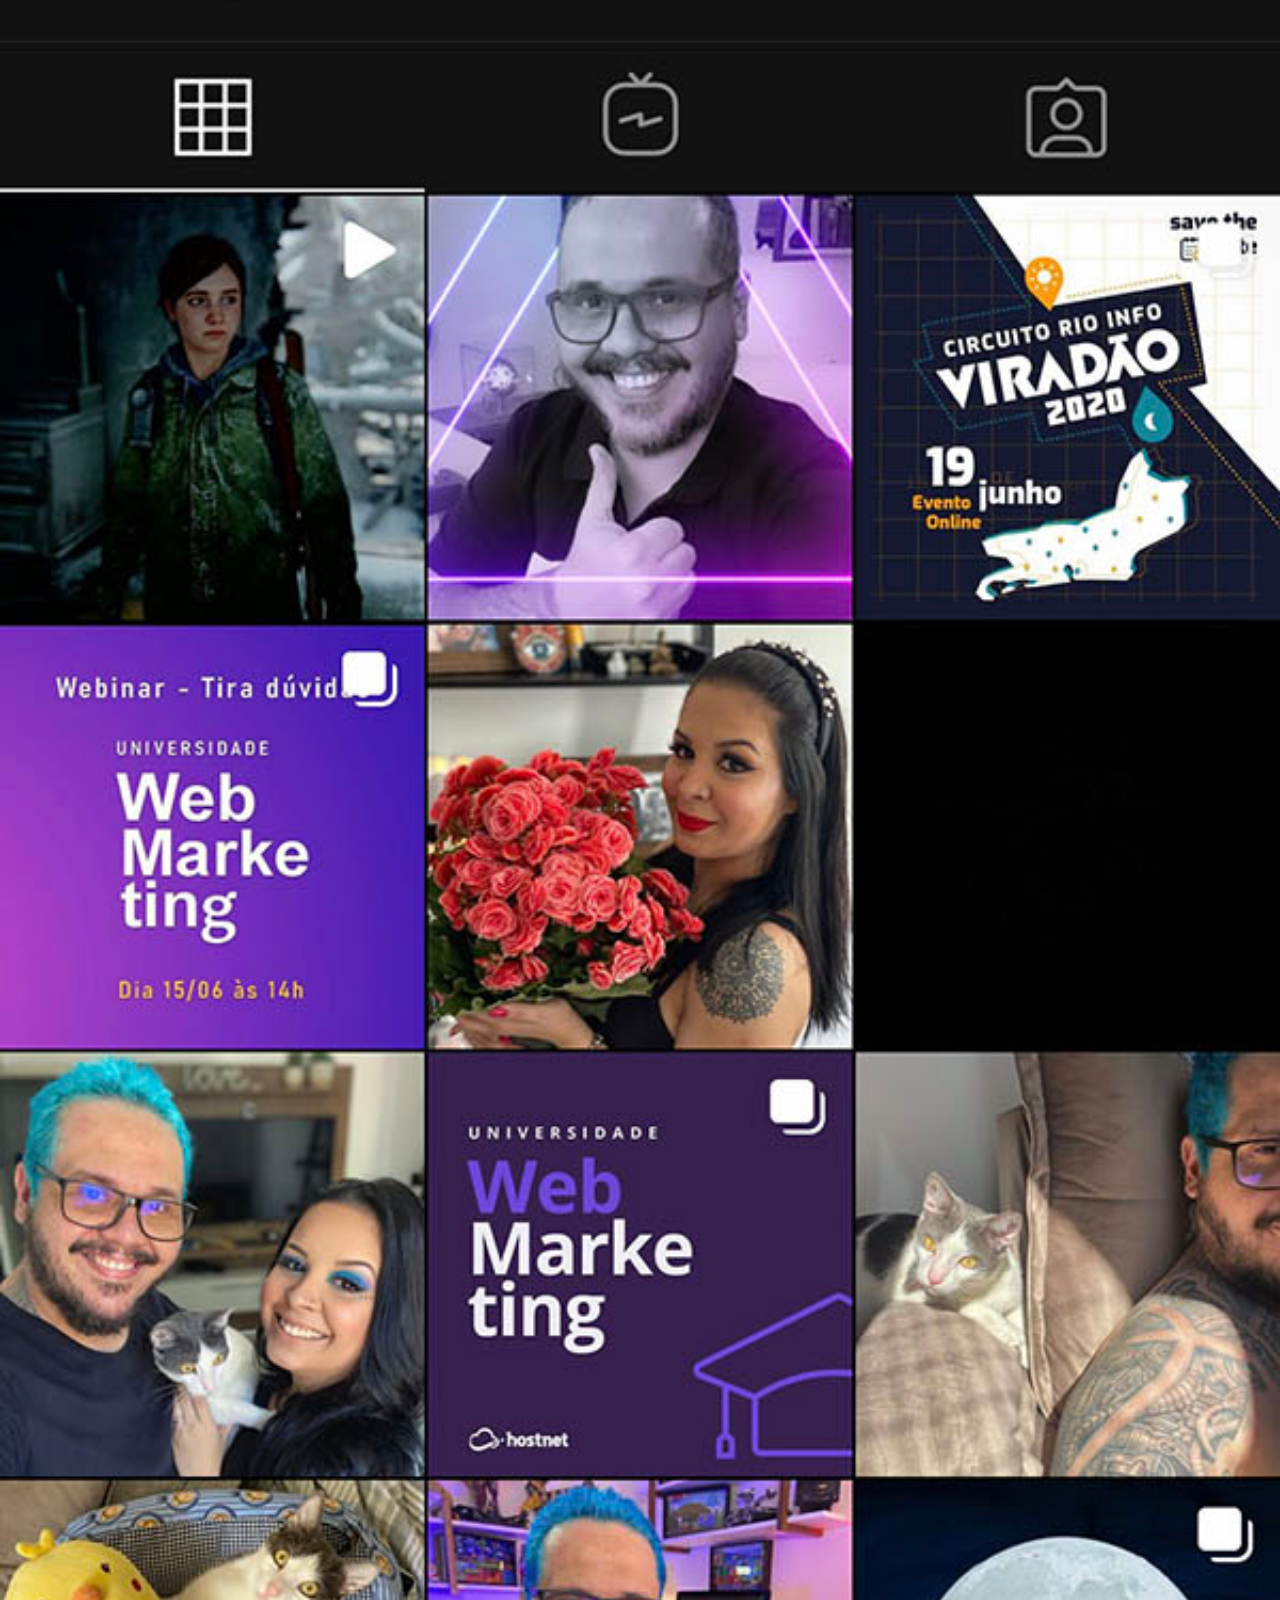
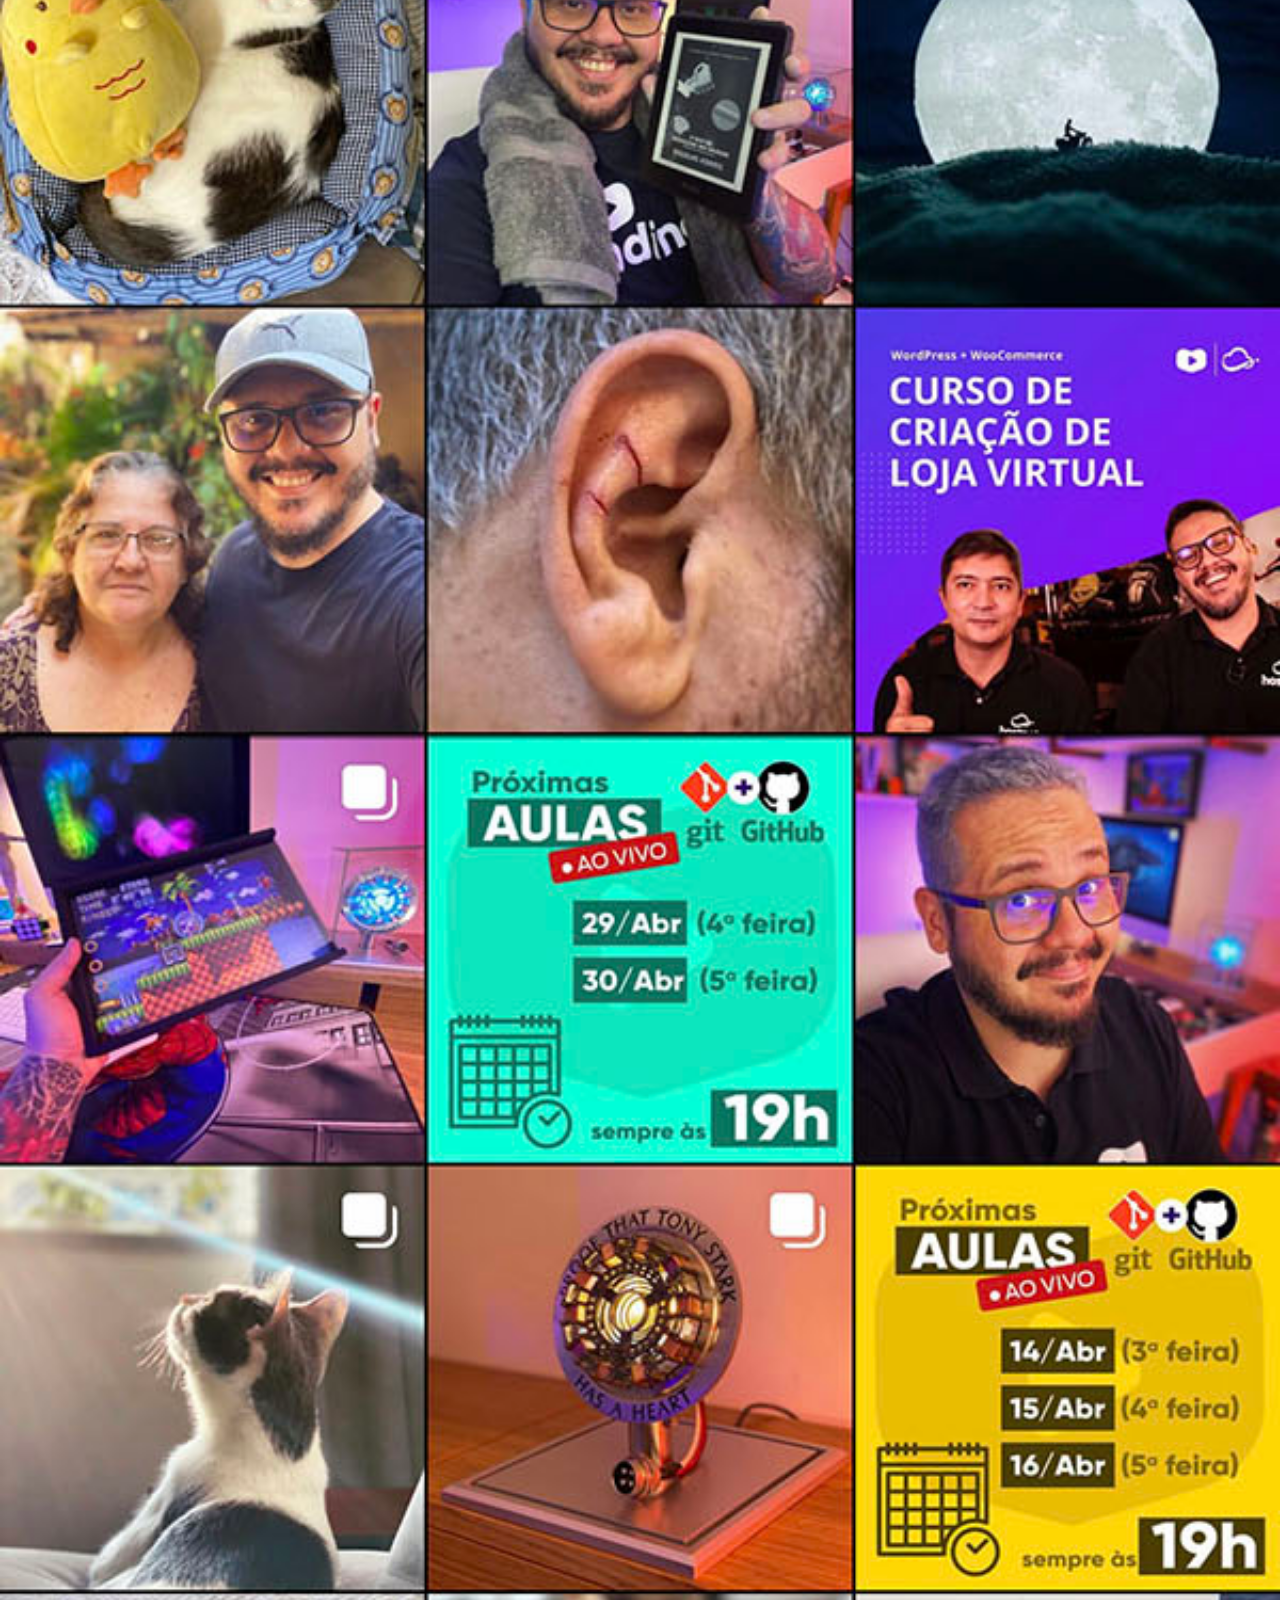
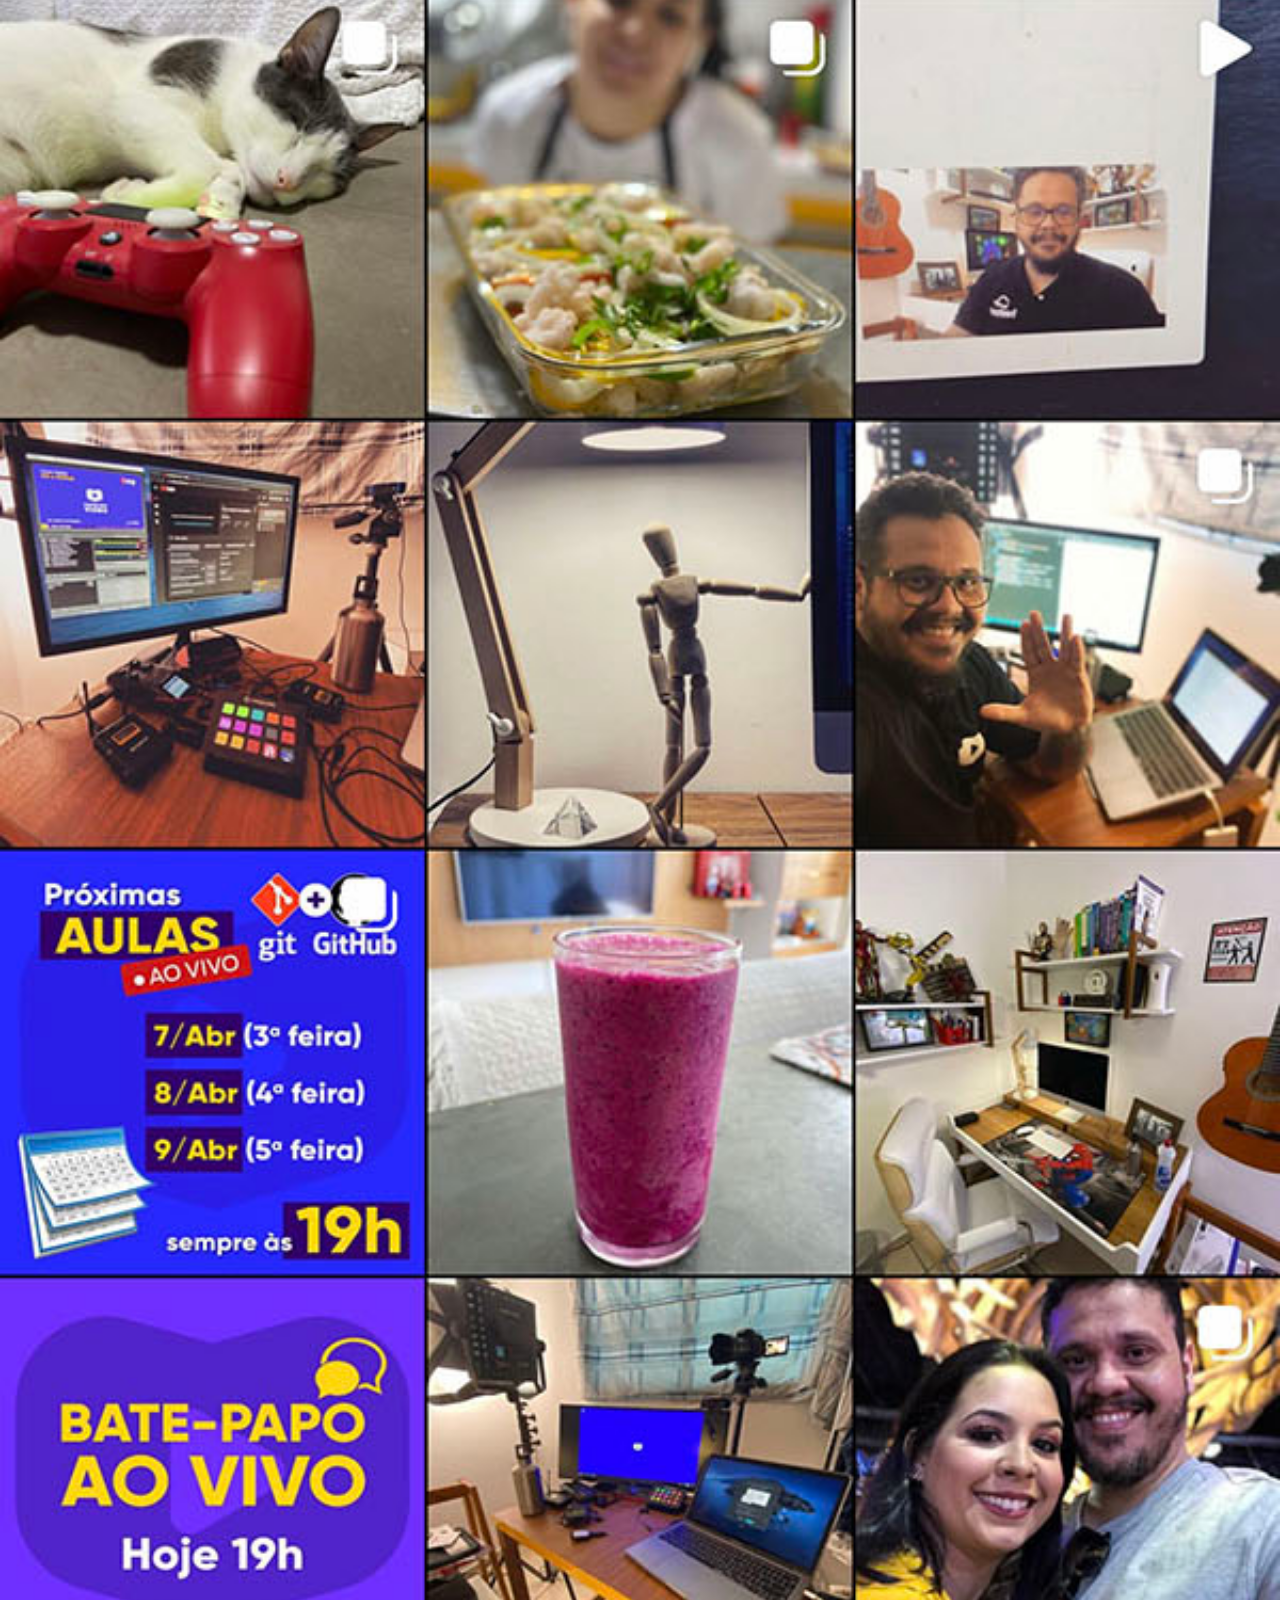
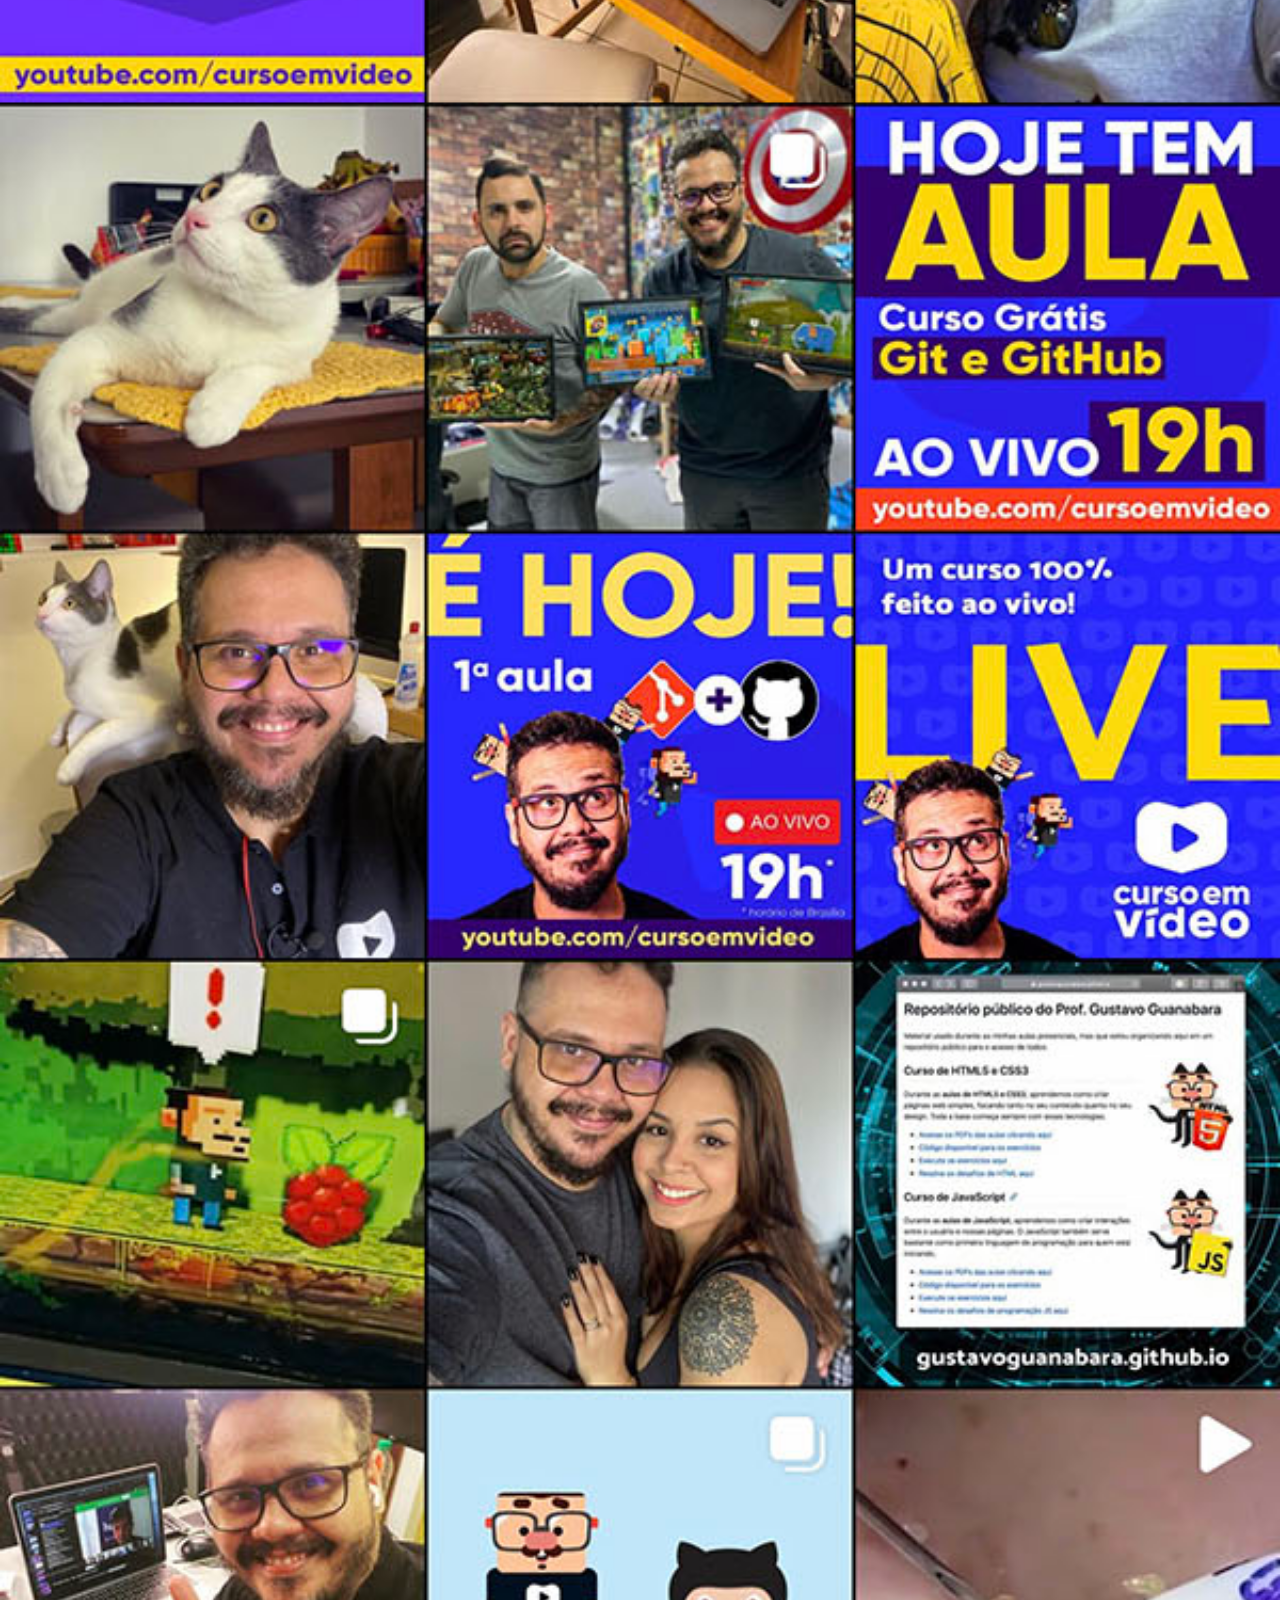
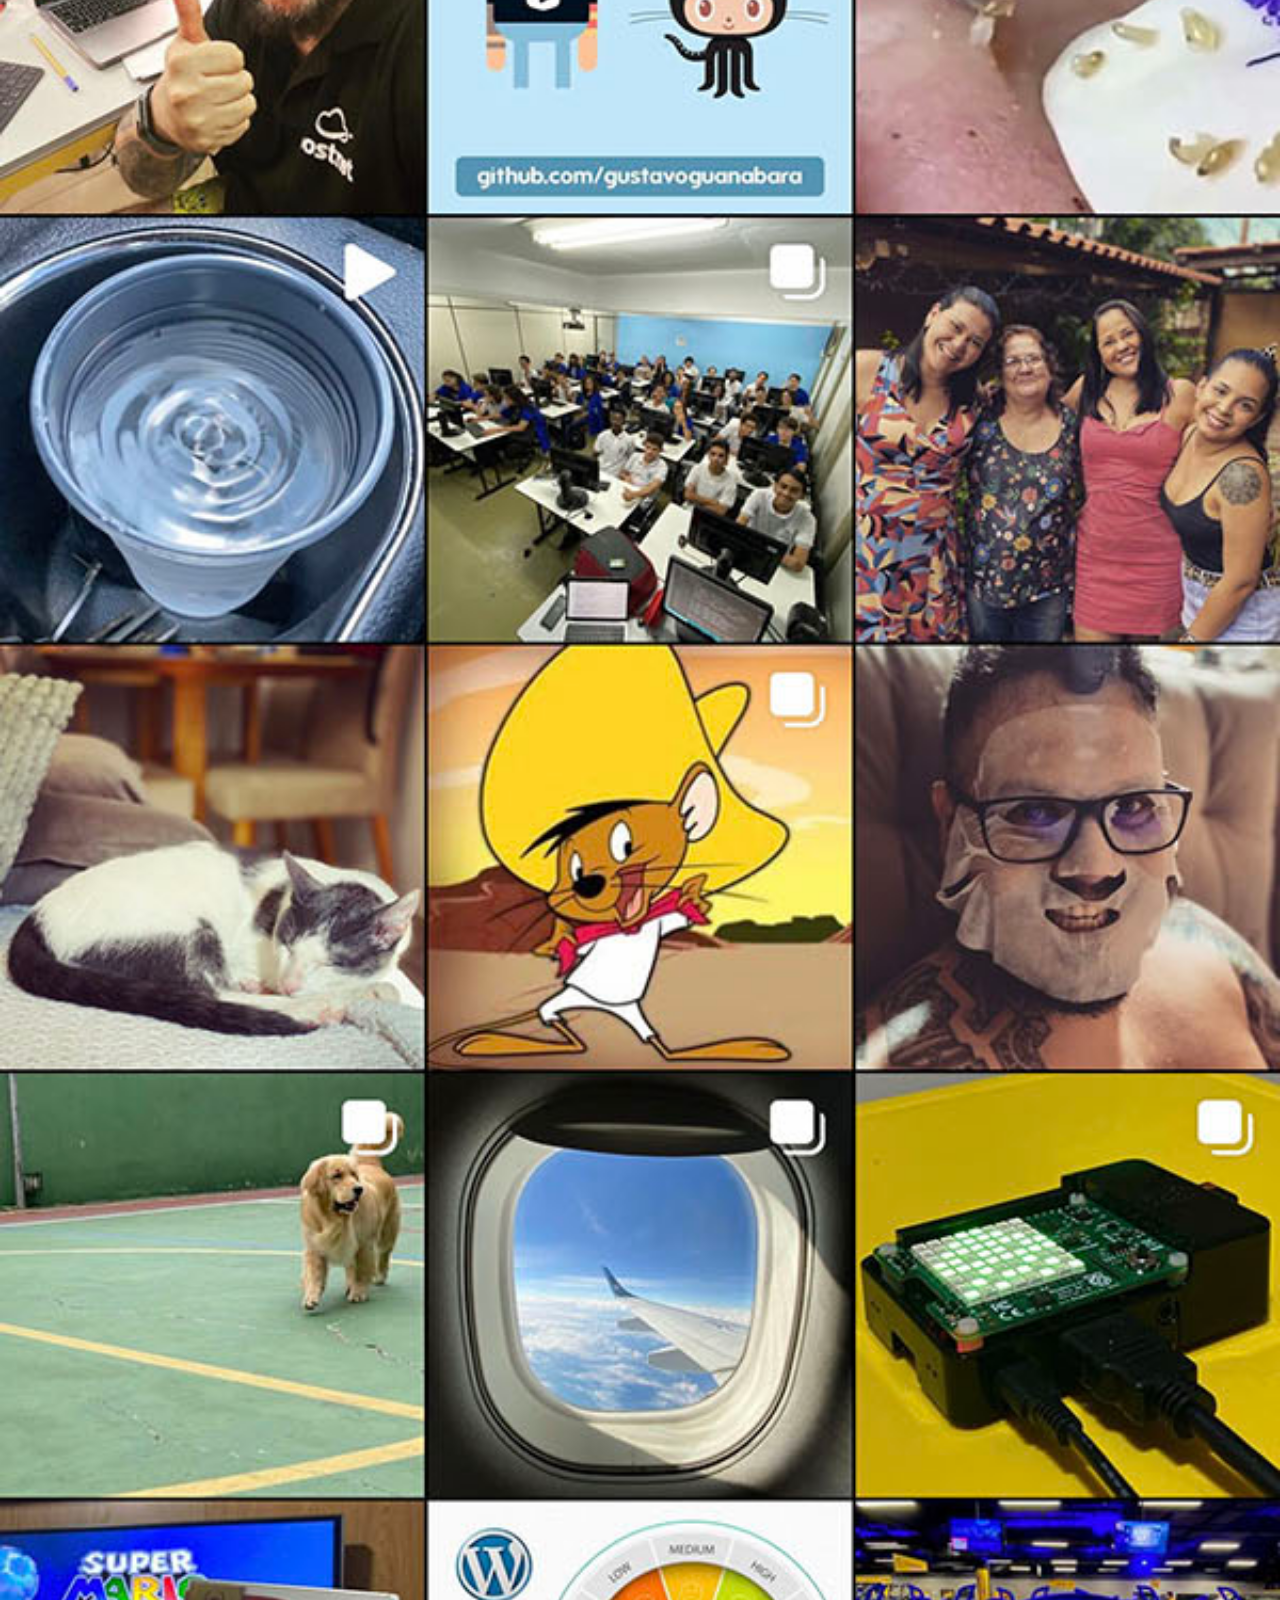
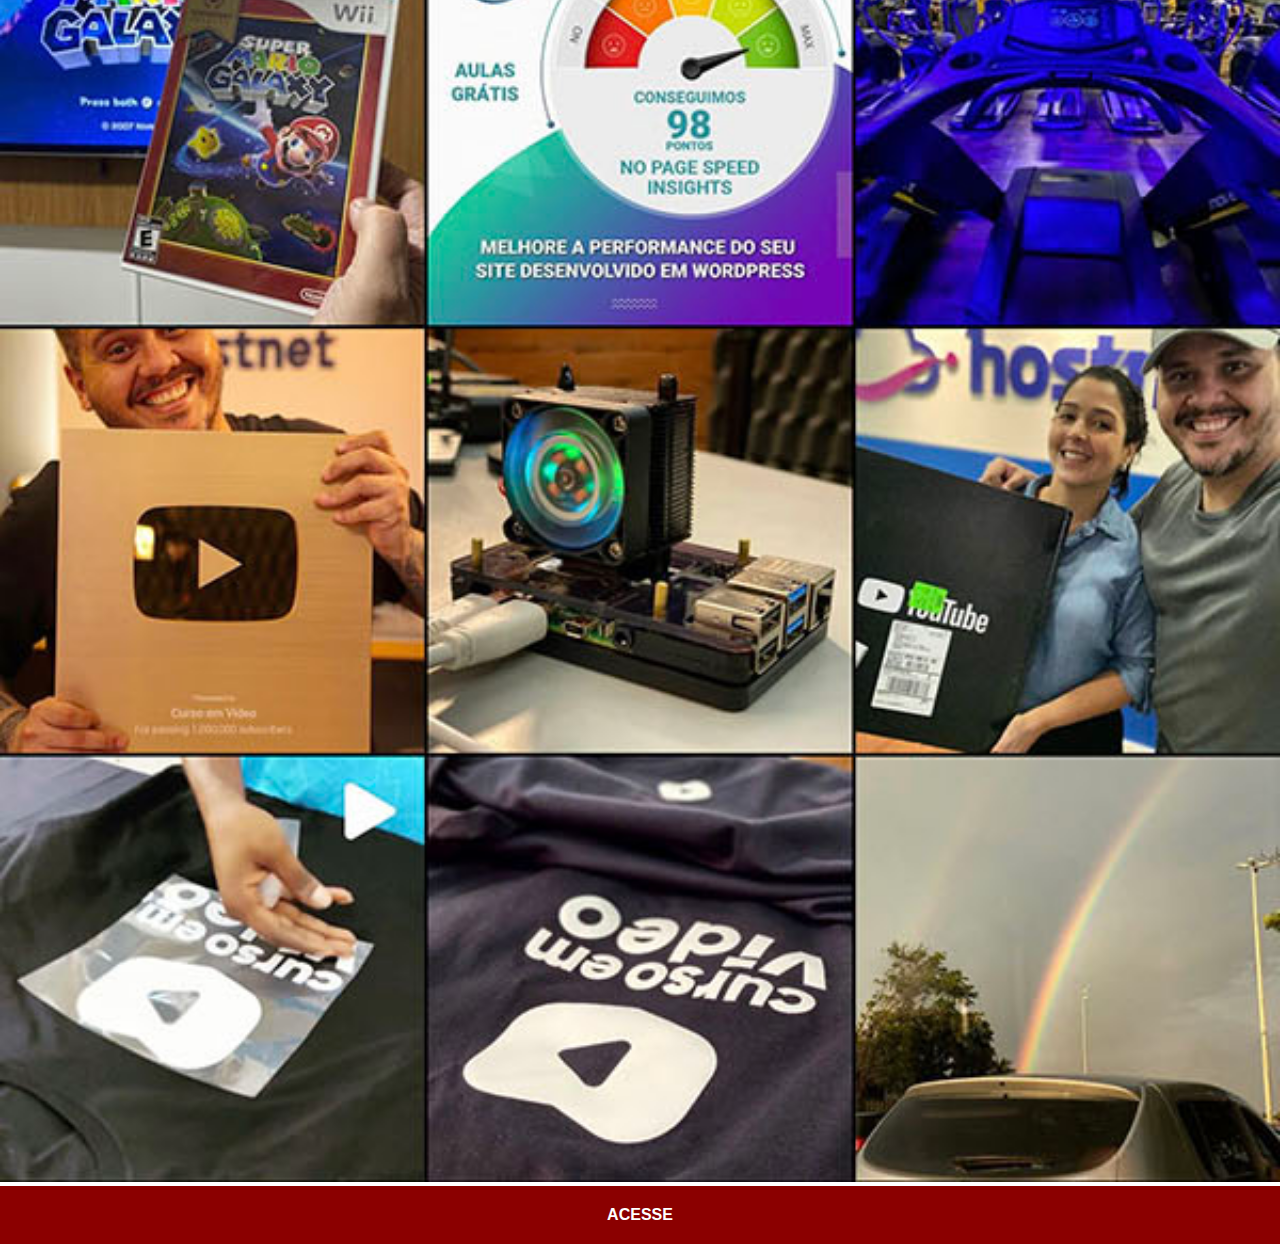
<file: instagram.html>
<!DOCTYPE html>
<html lang="pt-br">
<head>
    <meta charset="UTF-8">
    <meta name="viewport" content="width=device-width, initial-scale=1.0">
    <title>Instagram</title>
    <link rel="stylesheet" href="estilos/social.css">
</head>
<body>
    <img src="imagens/tela-instagram.jpg" alt="Instagram">
    <a href="https://www.instagram.com/gustavoguanabara/" target="_blank">ACESSE</a>
</body>
</html>
</file>
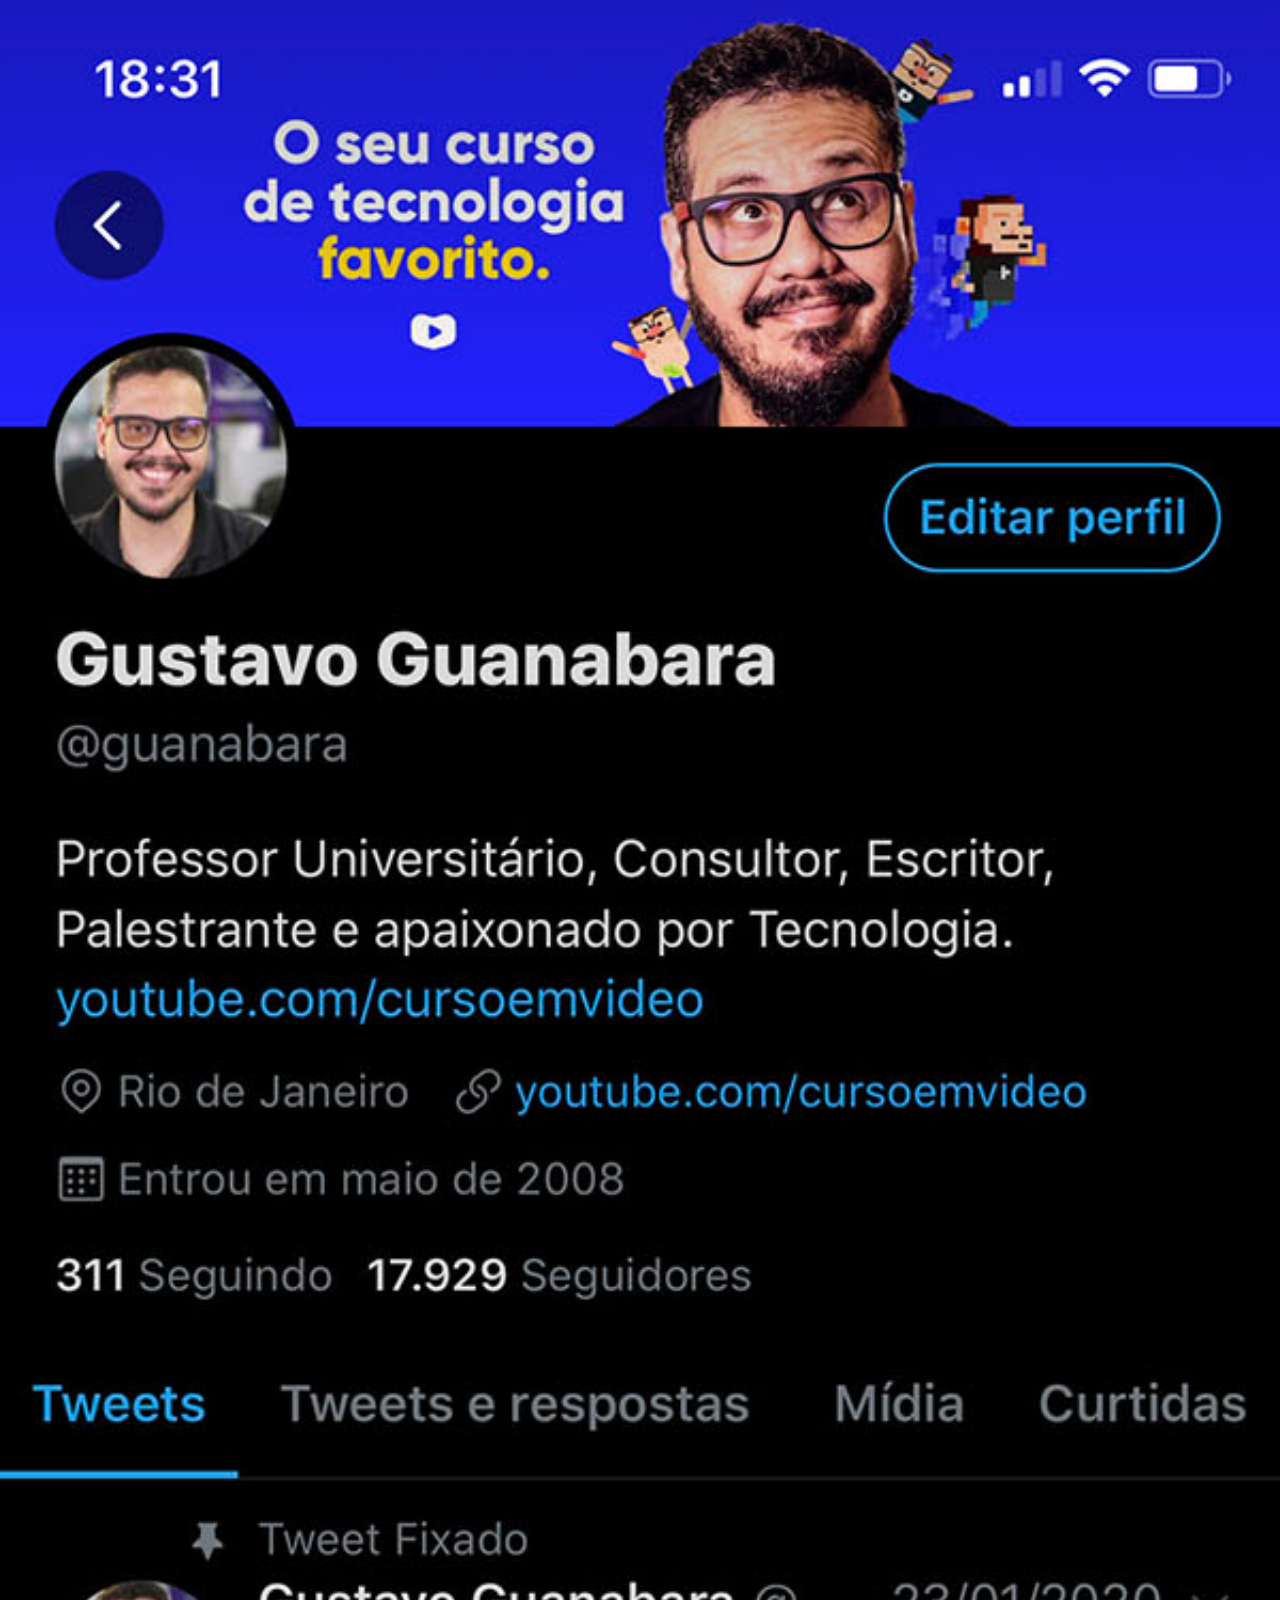
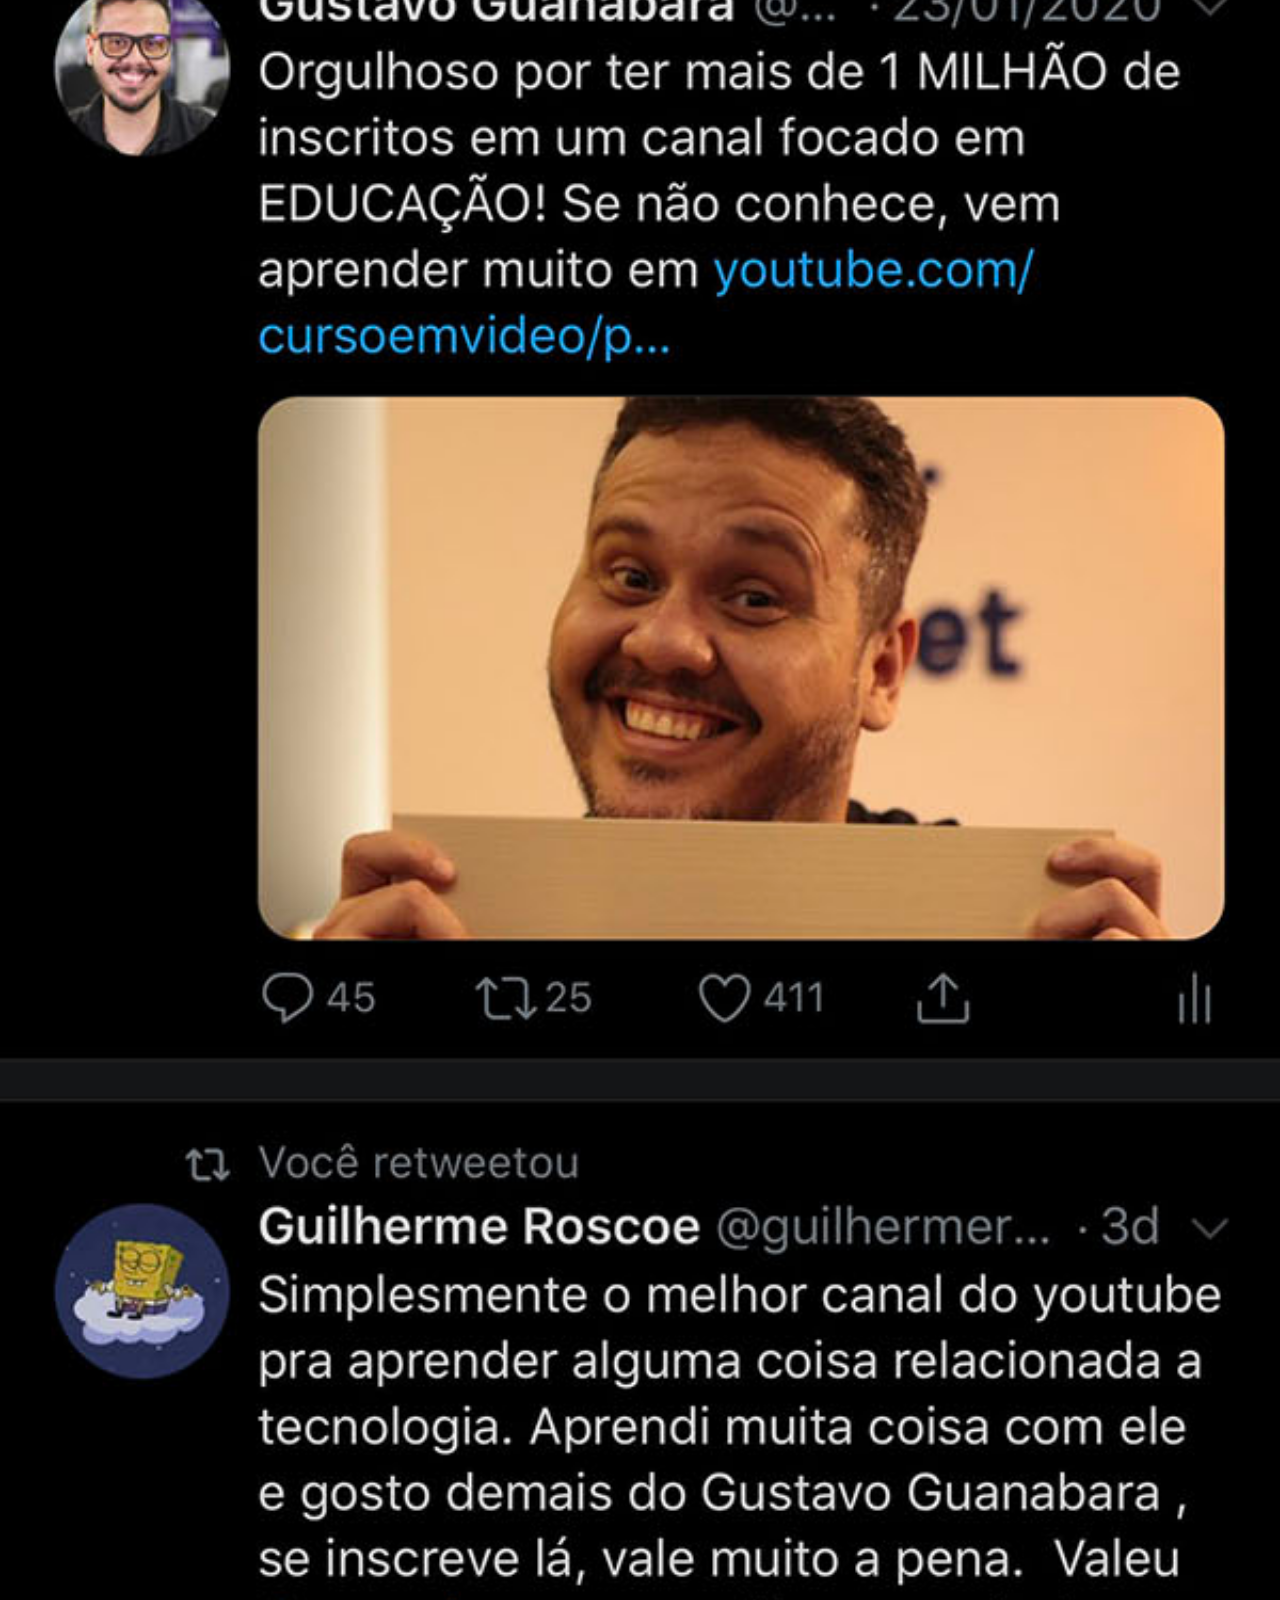
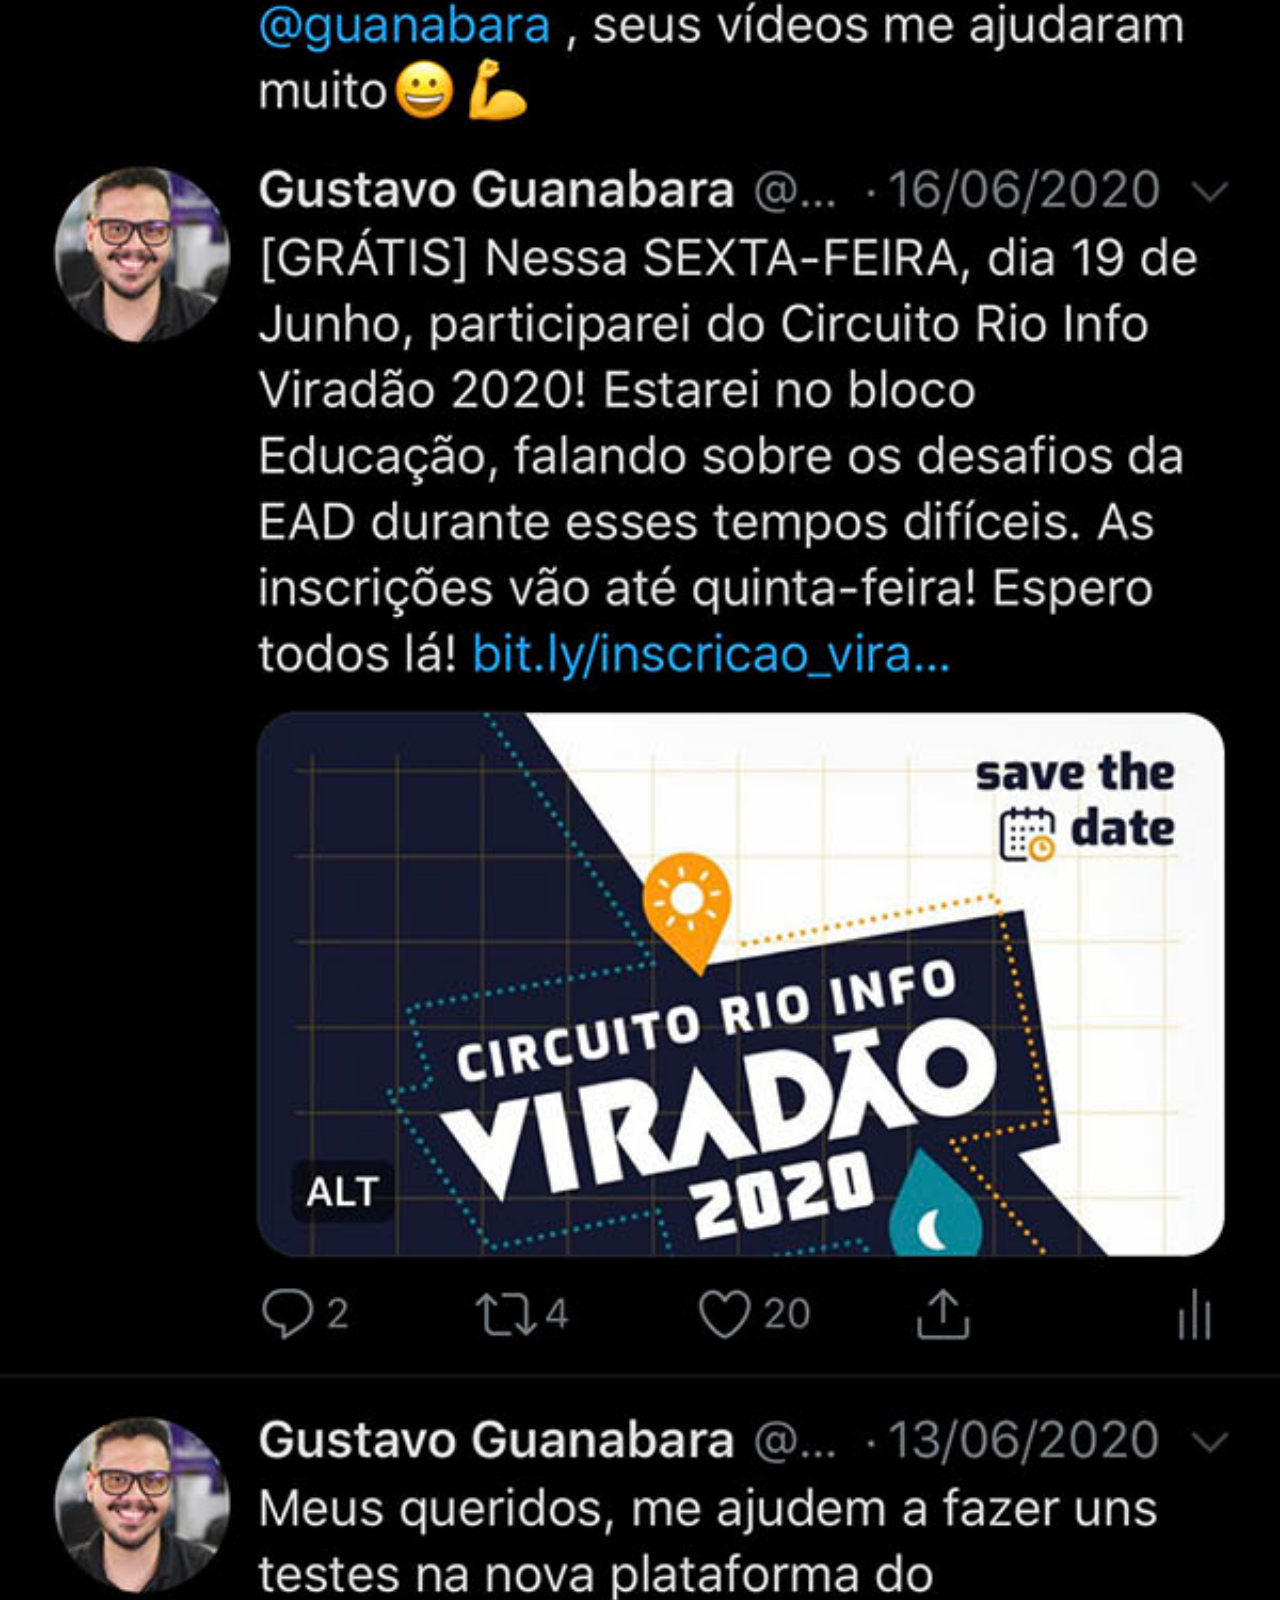
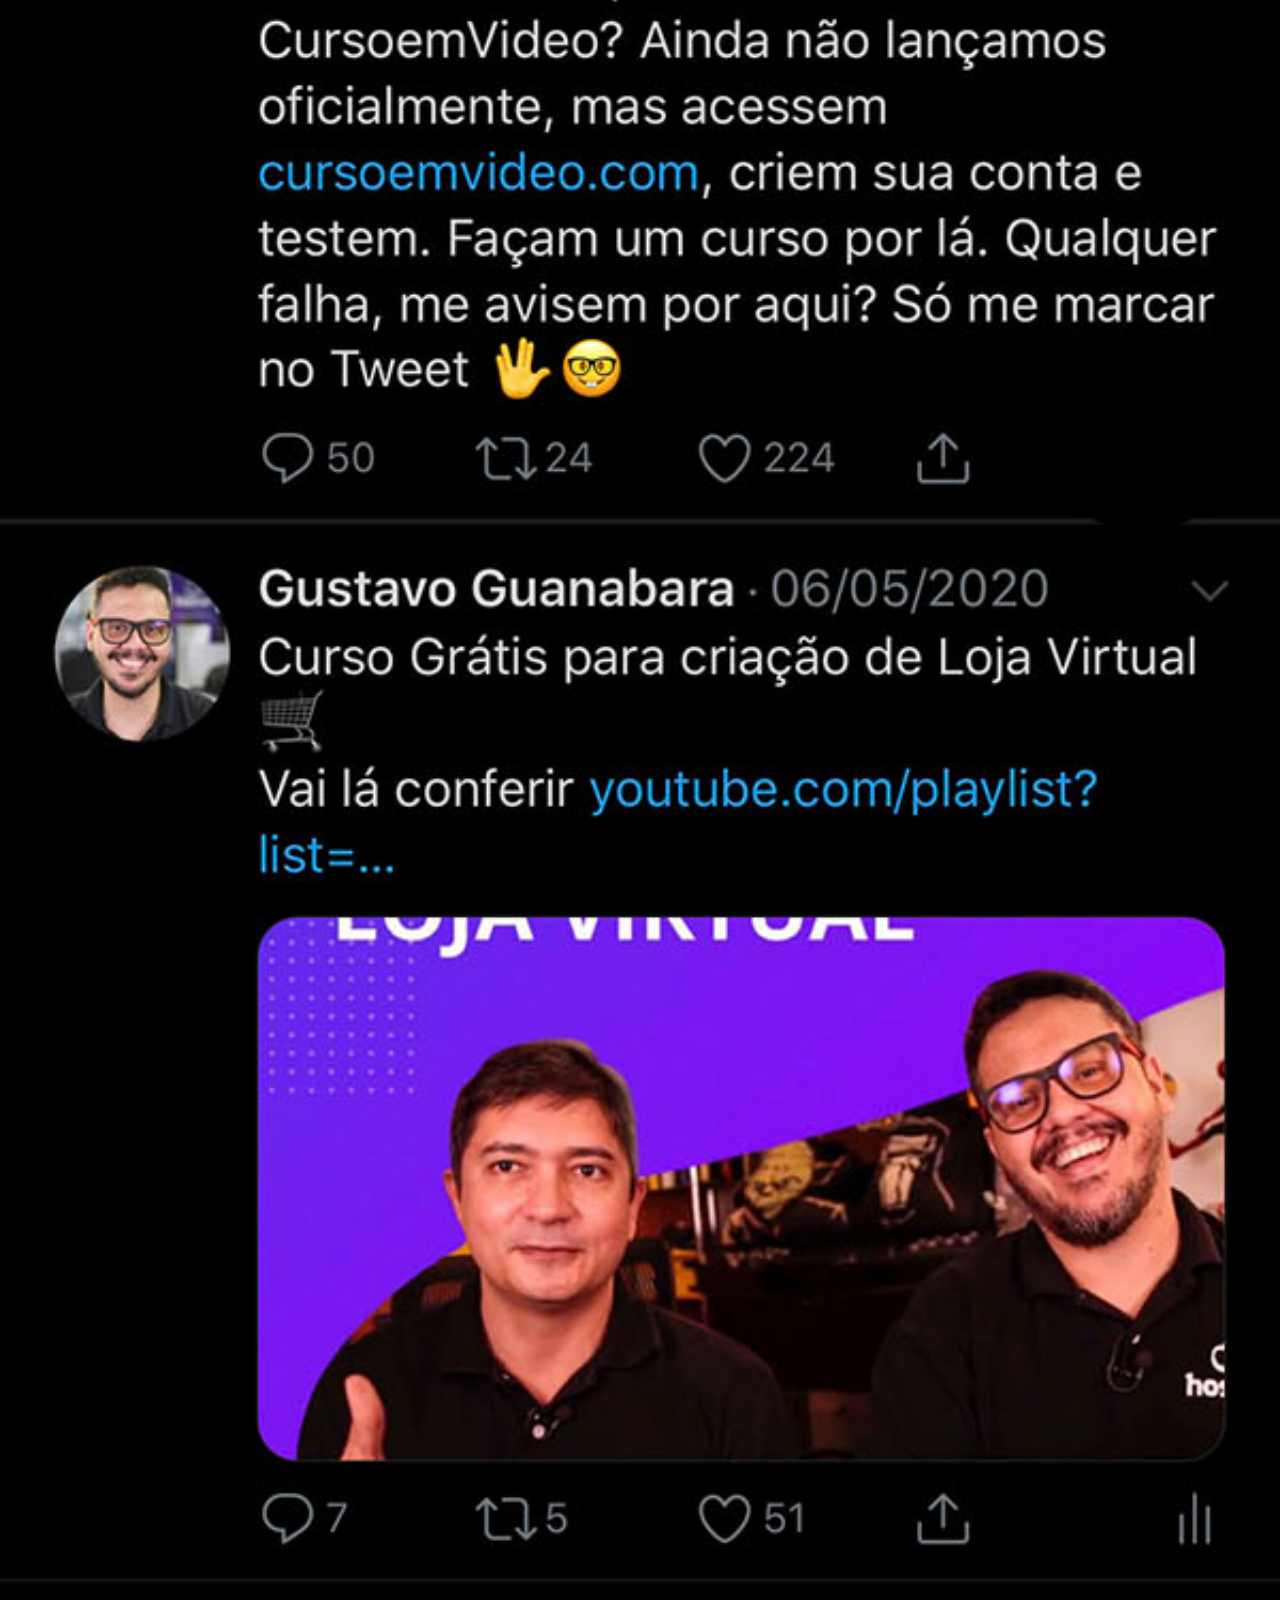
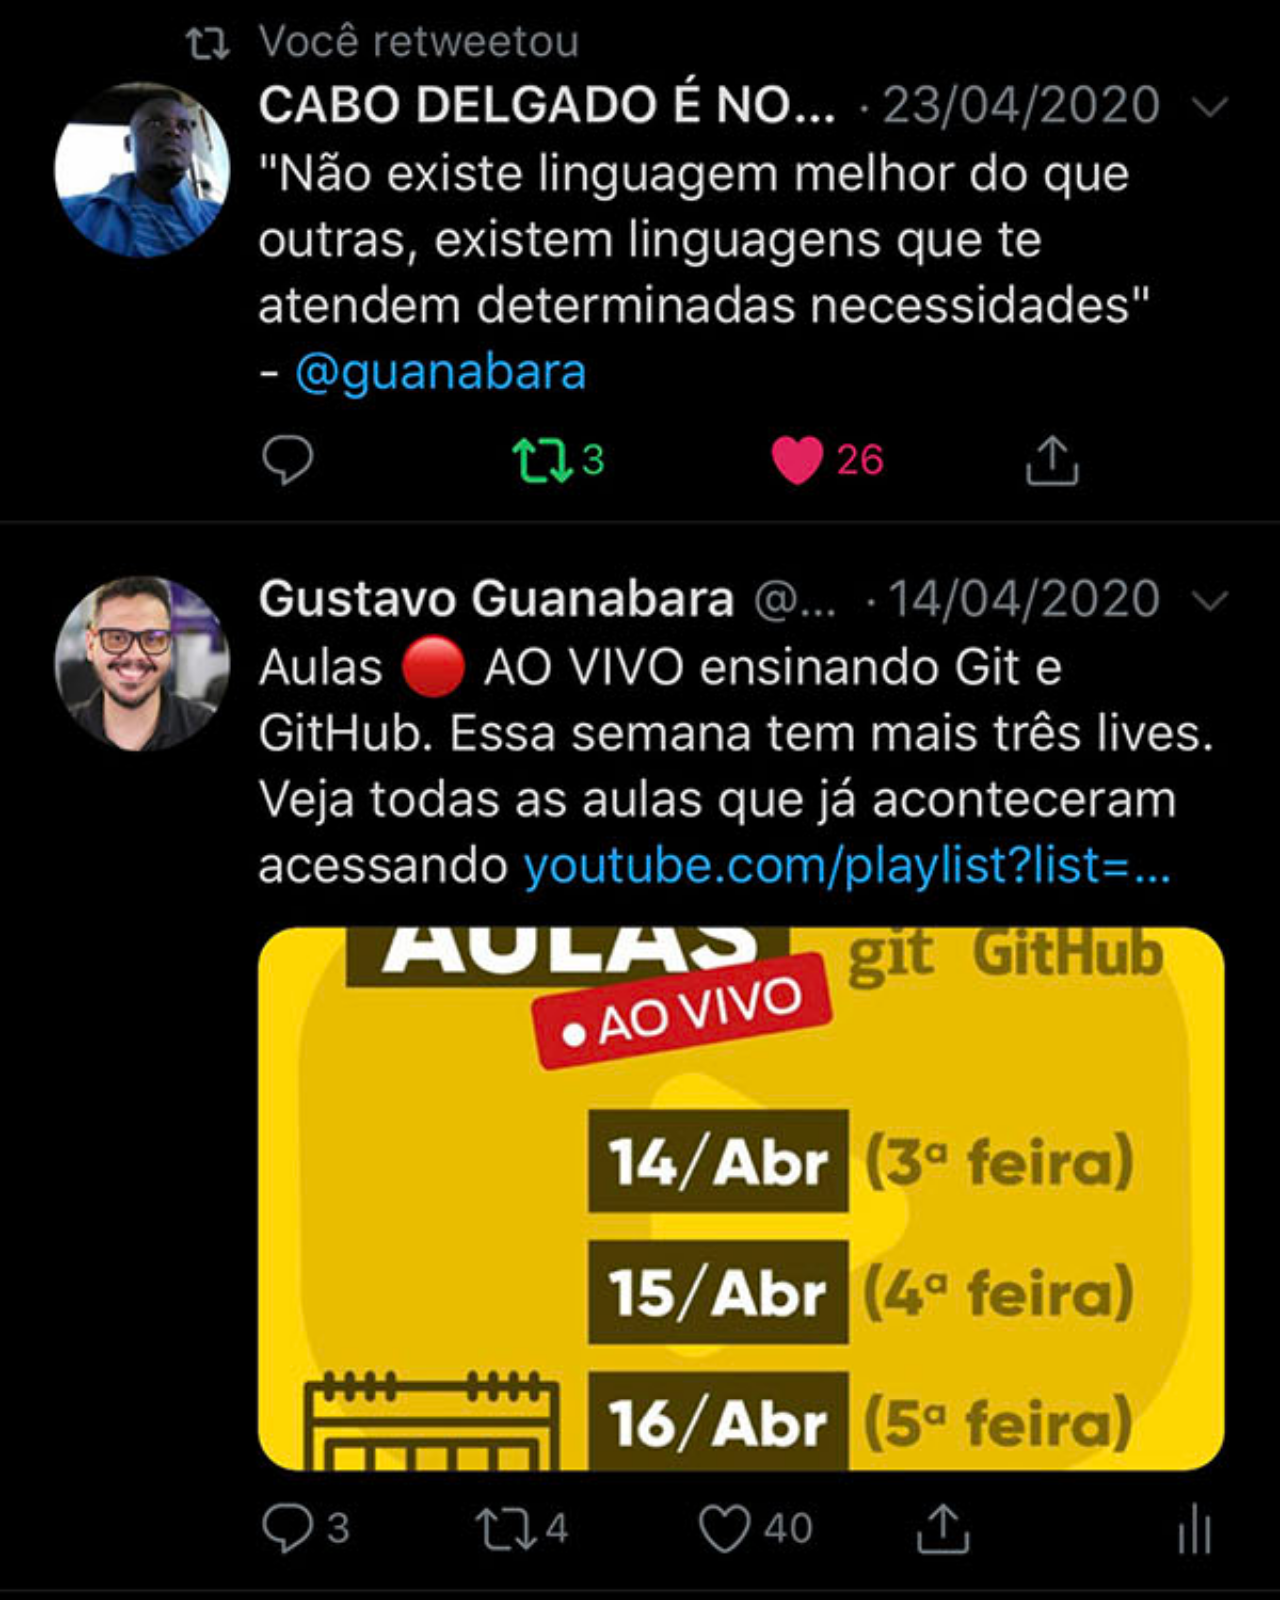
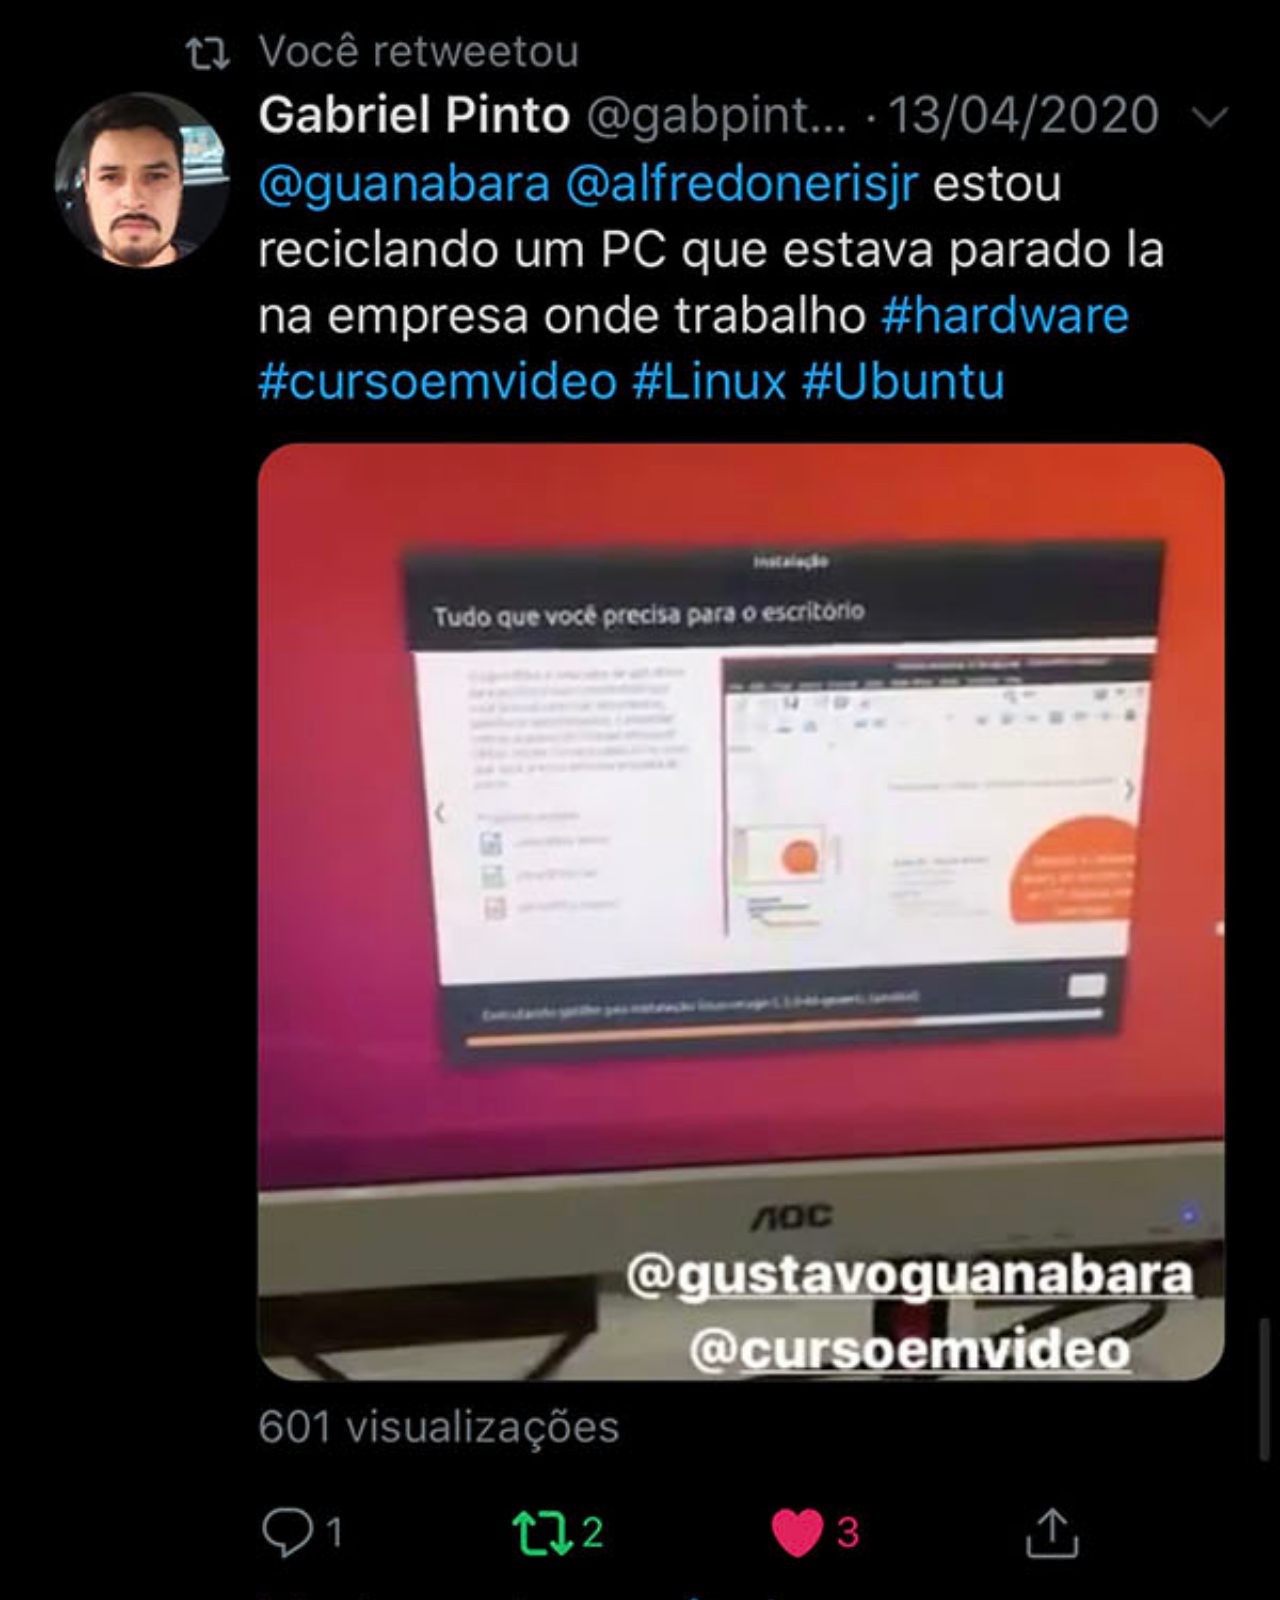
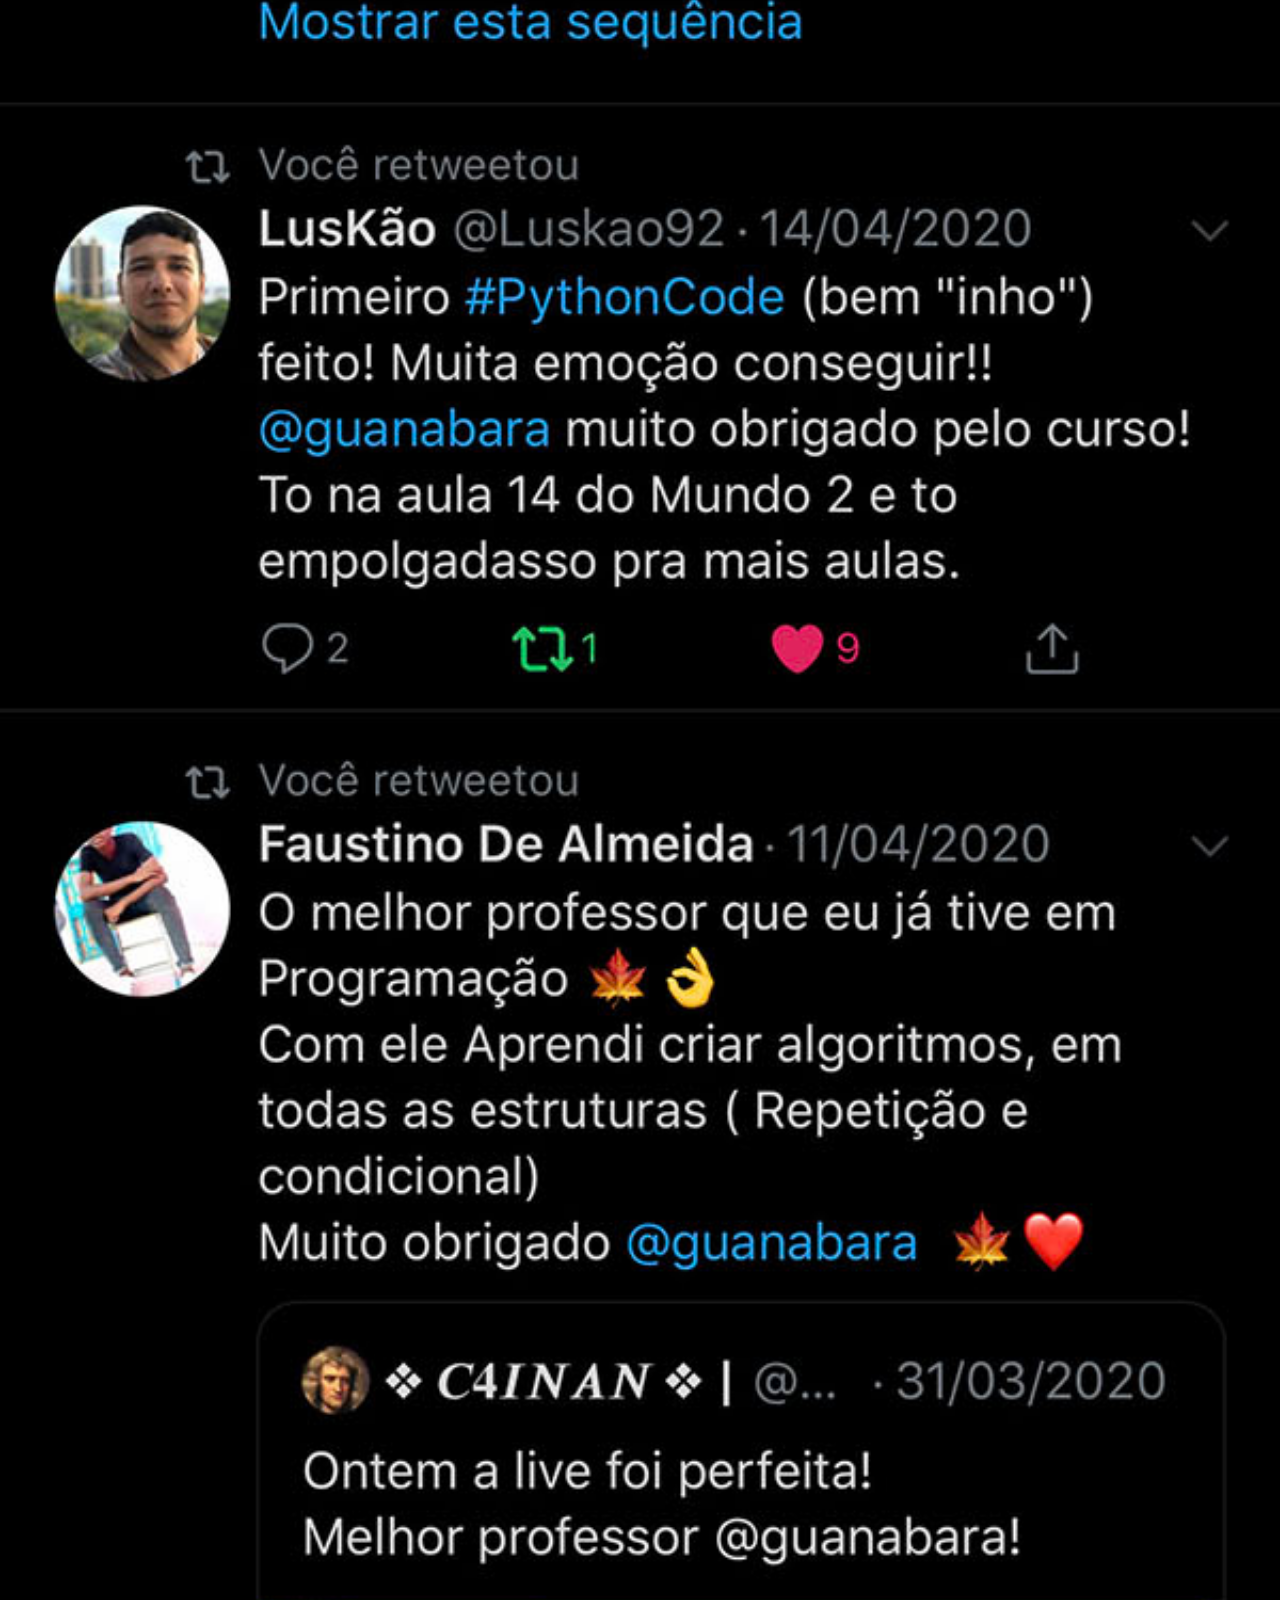
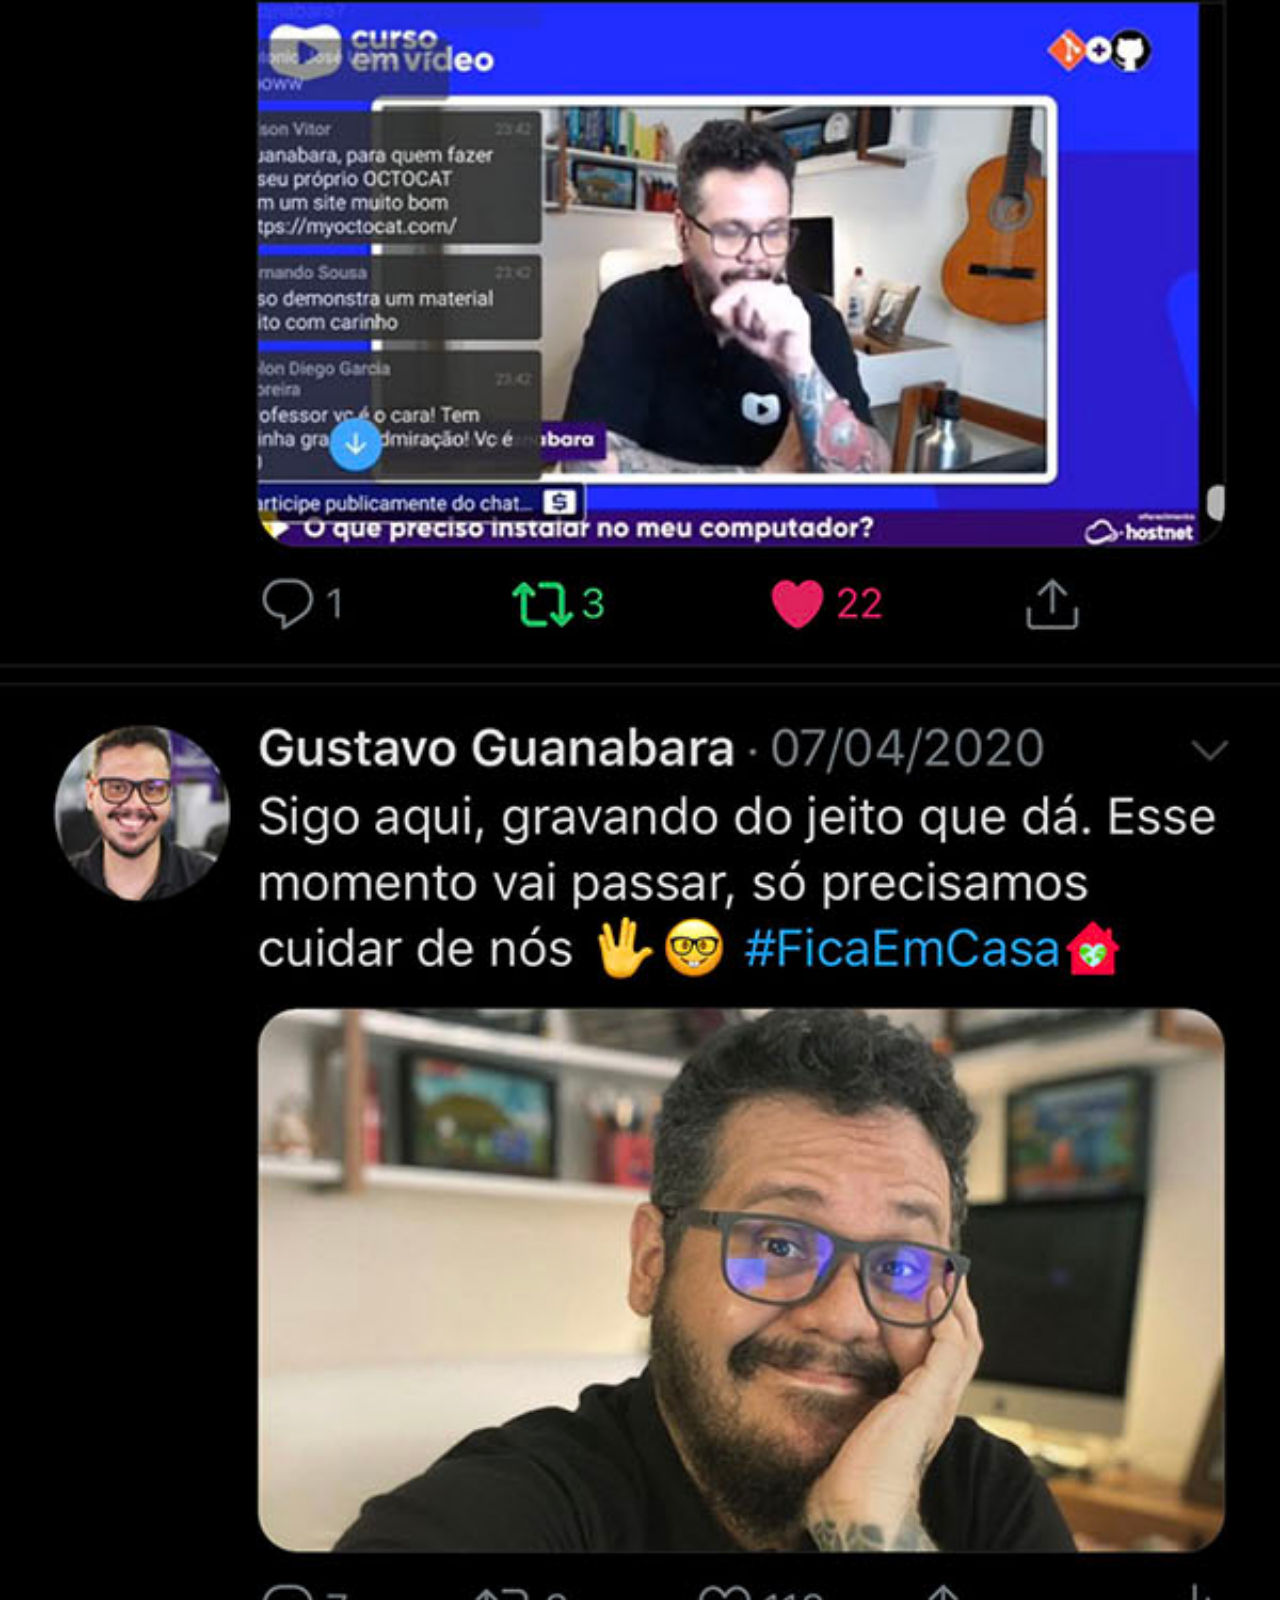
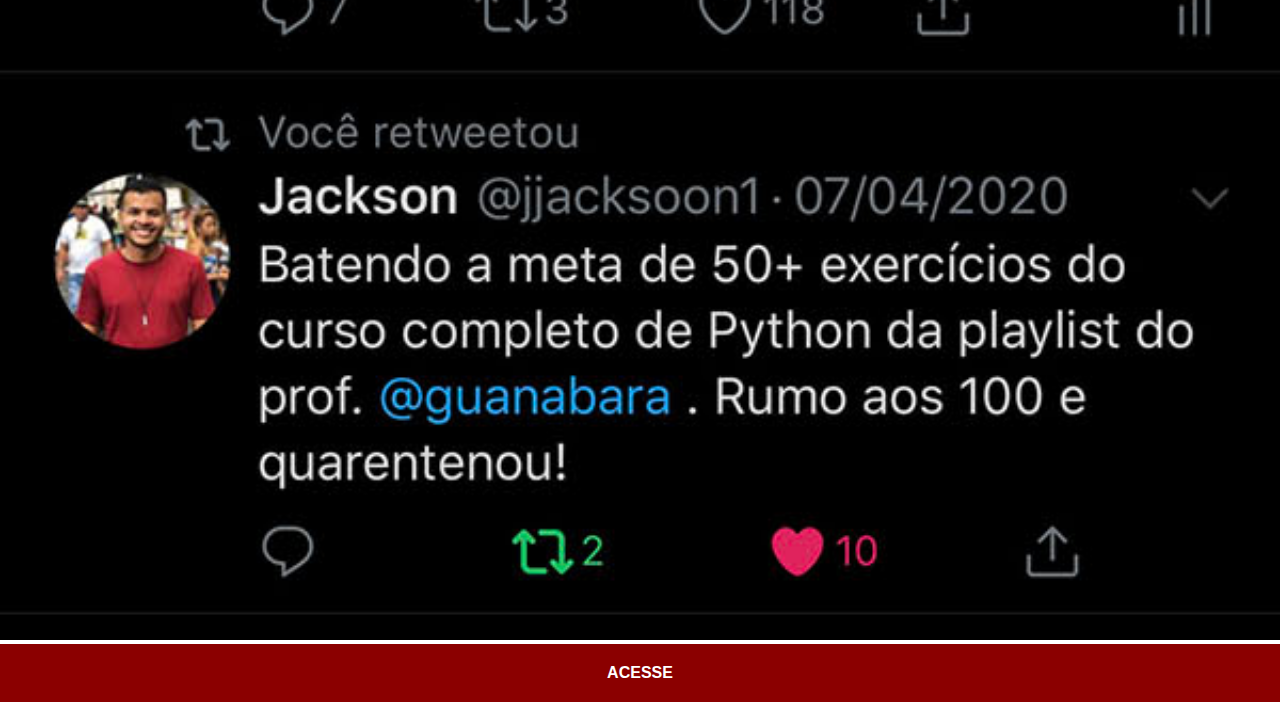
<file: twitter.html>
<!DOCTYPE html>
<html lang="pt-br">
<head>
    <meta charset="UTF-8">
    <meta name="viewport" content="width=device-width, initial-scale=1.0">
    <title>Twitter</title>
    <link rel="stylesheet" href="estilos/social.css">
</head>
<body>
    <img src="imagens/tela-twitter.jpg" alt="Twitter">
    <a href="https://twitter.com/guanabara" target="_blank">ACESSE</a>
</body>
</html>
</file>
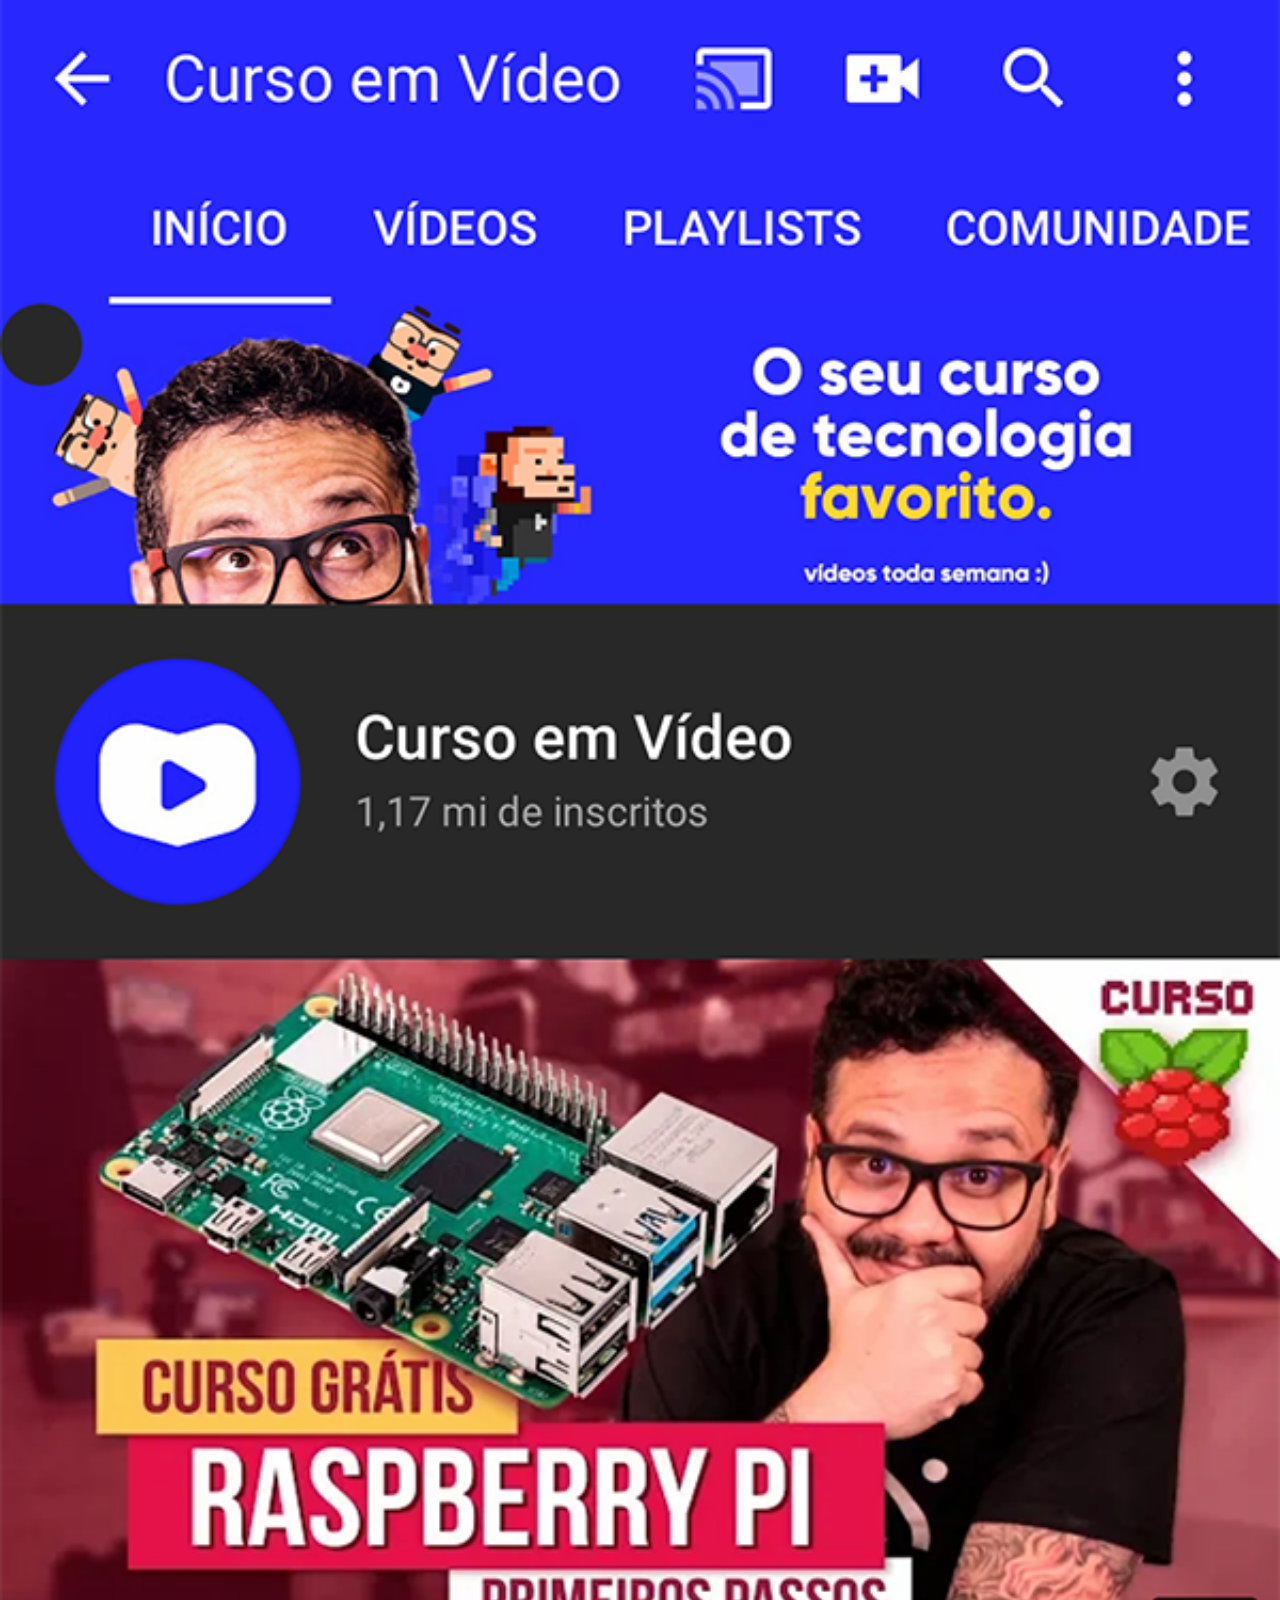
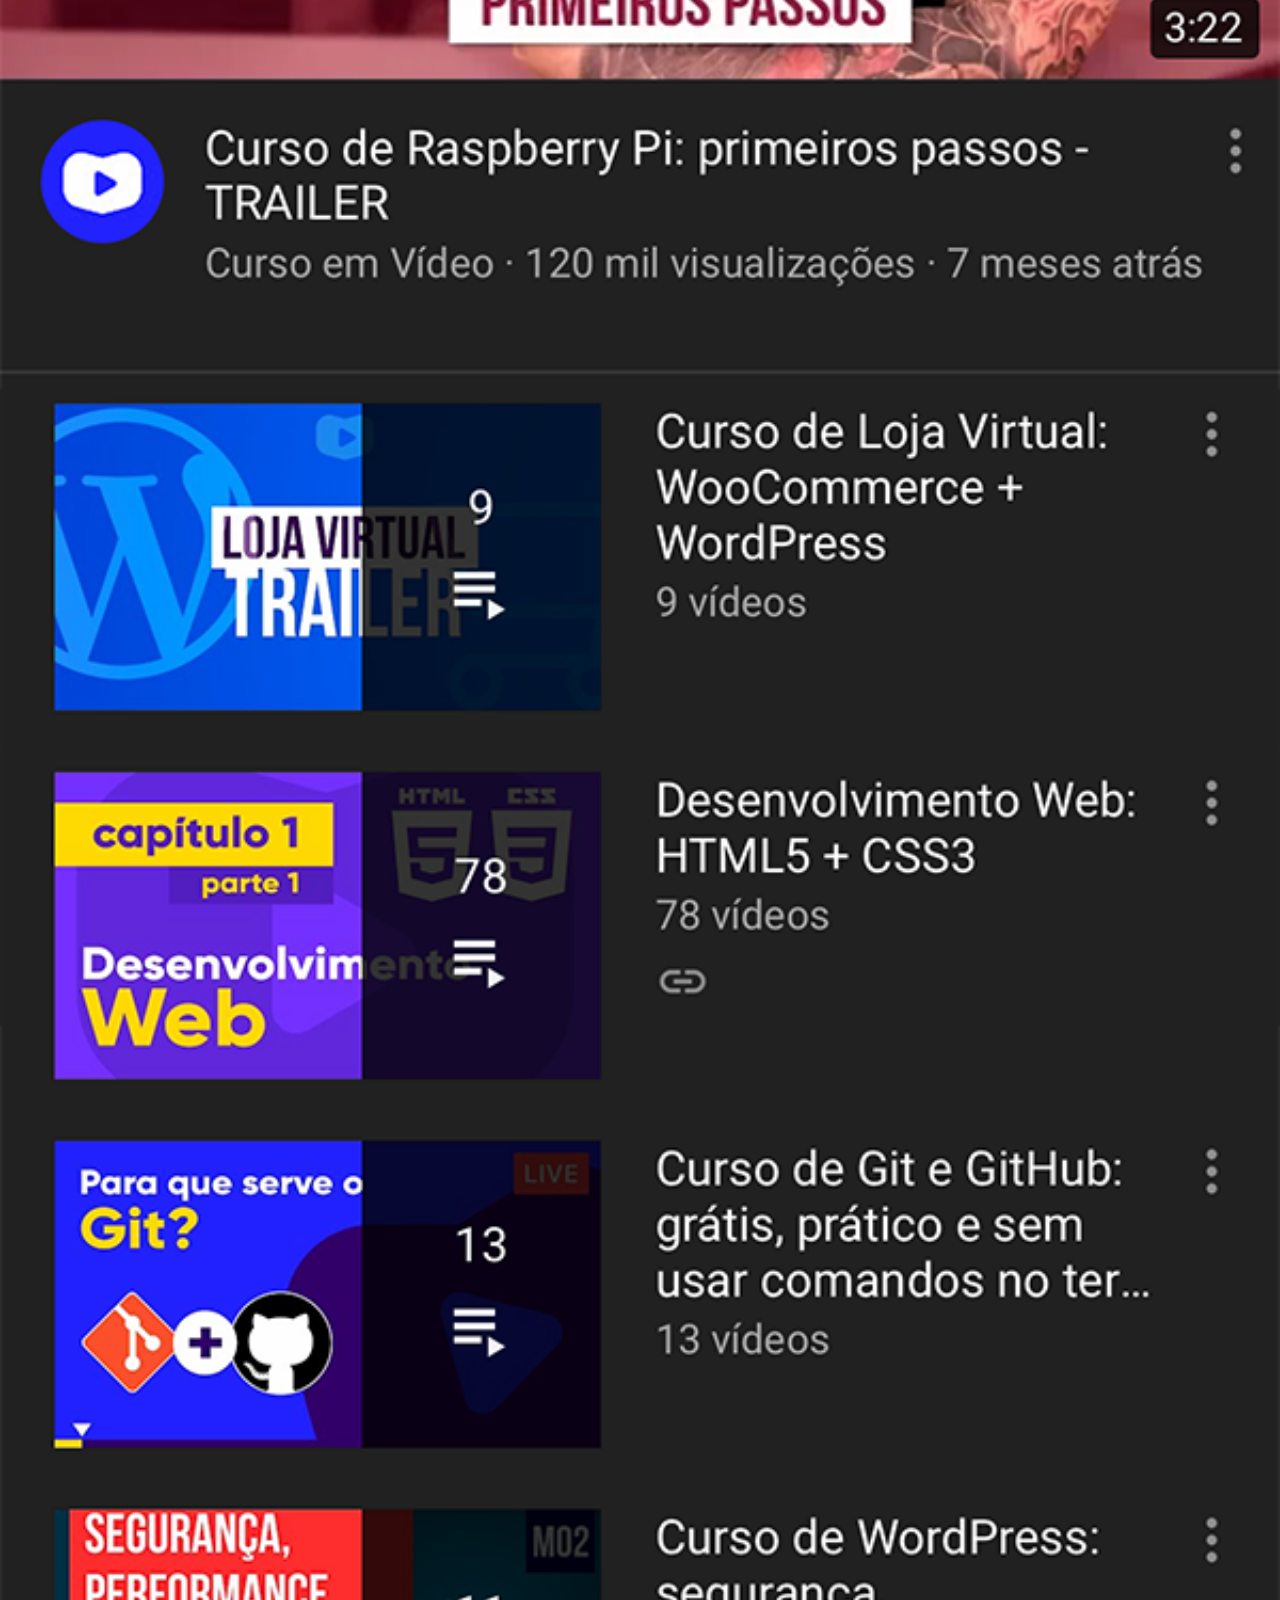
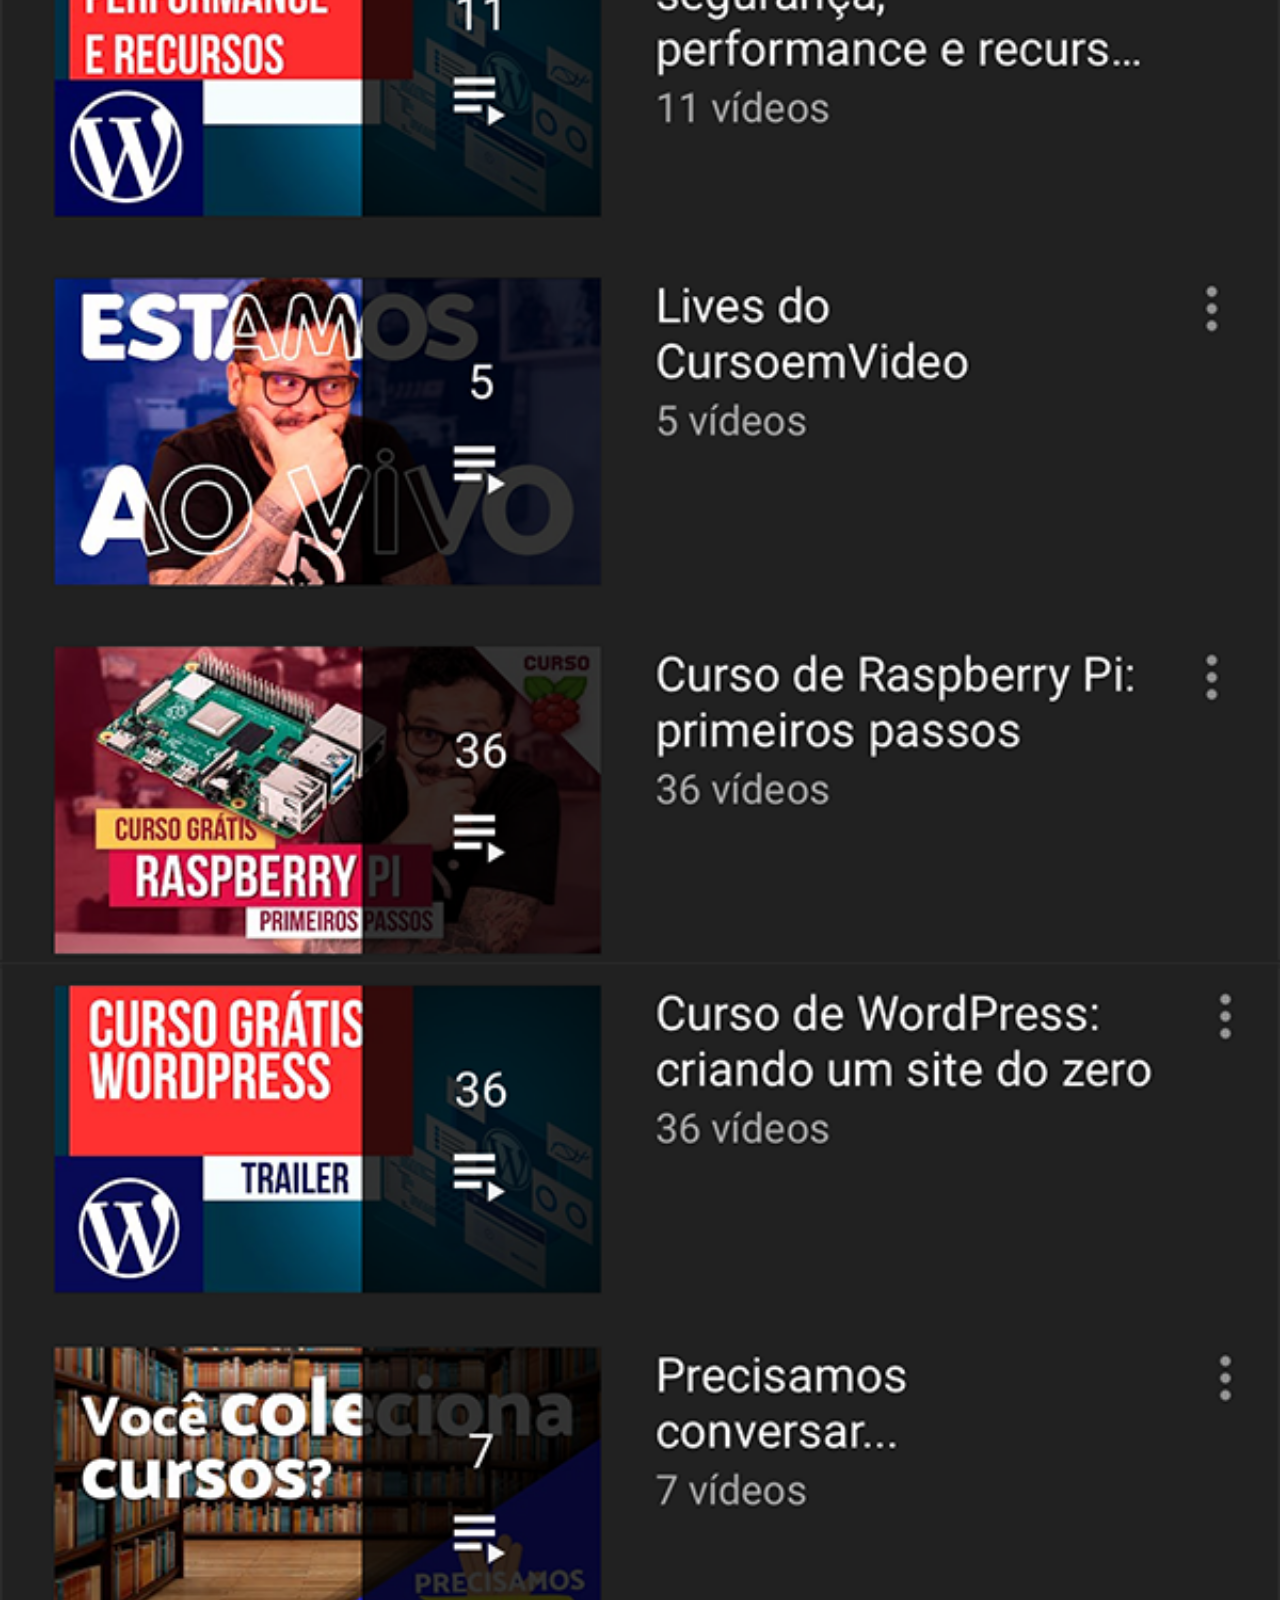
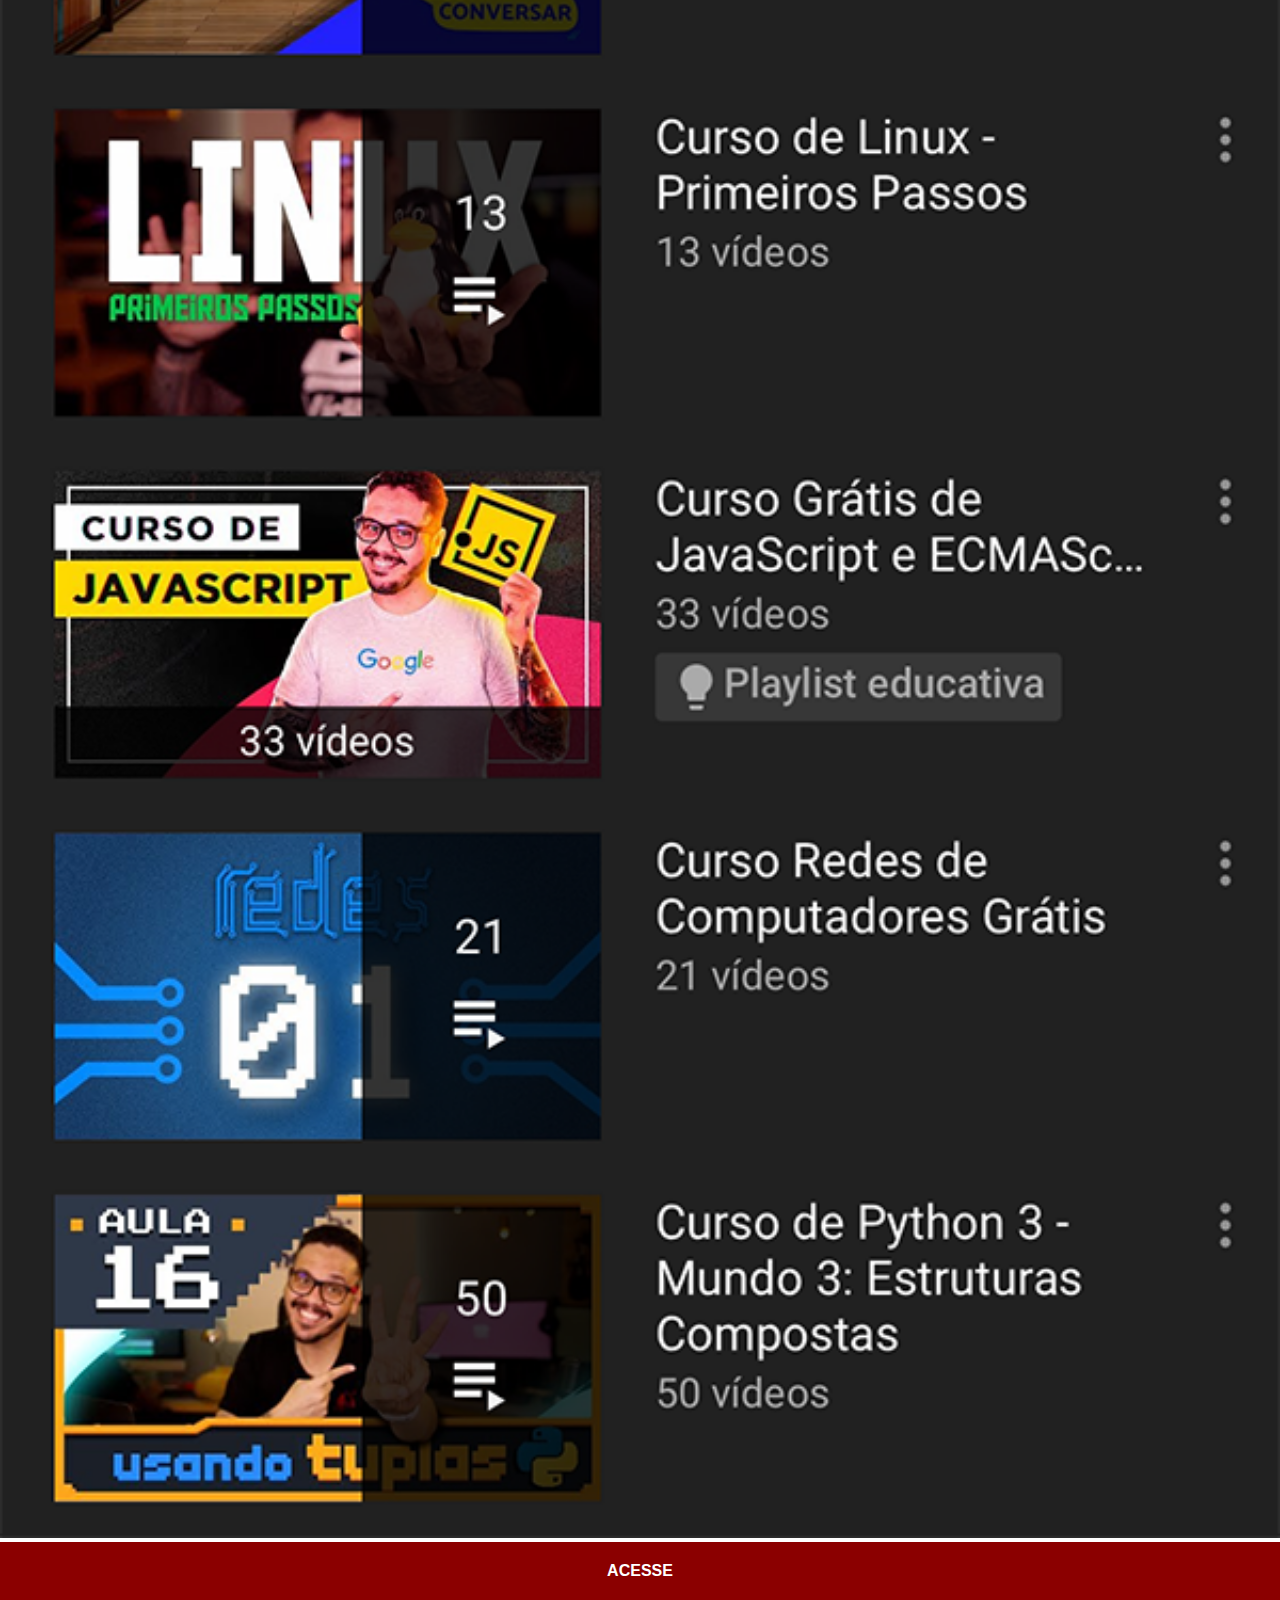
<file: youtube.html>
<!DOCTYPE html>
<html lang="pt-br">
<head>
    <meta charset="UTF-8">
    <meta name="viewport" content="width=device-width, initial-scale=1.0">
    <title>YouTube</title>
    <link rel="stylesheet" href="estilos/social.css">

</head>
<body>
    <img src="imagens/tela-youtube.png" alt="YouTube">
    <a href="https://www.youtube.com/@CursoemVideo" target="_blank">ACESSE</a>
</body>
</html>
</file>
<file: estilos/style.css>
@charset "UTF-8"

* {
    margin: 0px;
    padding: 0px;
    font-family: Arial, Helvetica, sans-serif;
}

html, body {
    height: 100vh;
    width: 100vw;
    background-color: black;
}
body {
    background: url(../imagens/fundo-madeira.jpg) no-repeat top center;
    background-size: cover;
    background-attachment: fixed;
}

main {
    height: 100vh;
    position: relative;
    
}
section#telefone {
    position: absolute;
    top: 50%;
    left: 50%;
    transform: translate(-50%, -50%);
    height: 627px;
    width: 311px;
   
    background: url('../imagens/frame-iphone.png') no-repeat; 
}
iframe#tela {
    position: relative;
    top: 80px;
    left: 22px;
    width: 269px;
    height: 471px;
}
section#redes-sociais img {
    width: 50px;
    margin: 10px;
    border-radius: 50%;
    box-shadow: 2px 2px 5px rgba(0, 0, 0, 0.404);
    box-sizing: border-box;
}
section#redes-sociais {
    text-align: right;
}
section#redes-sociais img:hover {
    border: 2px solid rgba(255, 255, 255, 0.637);
    
}
</file>
<file: estilos/social.css>
@charset "UTf-8";

* {
    margin: 0px;
    padding: 0px;
    font-family: Arial, Helvetica, sans-serif;
}
::-webkit-scrollbar {
    width: 0px;
    height: 0px;
}
img {
    width: 100vw;
}
a {
    display: block;
    background-color: darkred;
    color: white;
    padding: 20px;
    text-align: center;
    font-weight: bolder;
    text-decoration: none;
}
a:hover {
    background-color: red;
}
</file>
